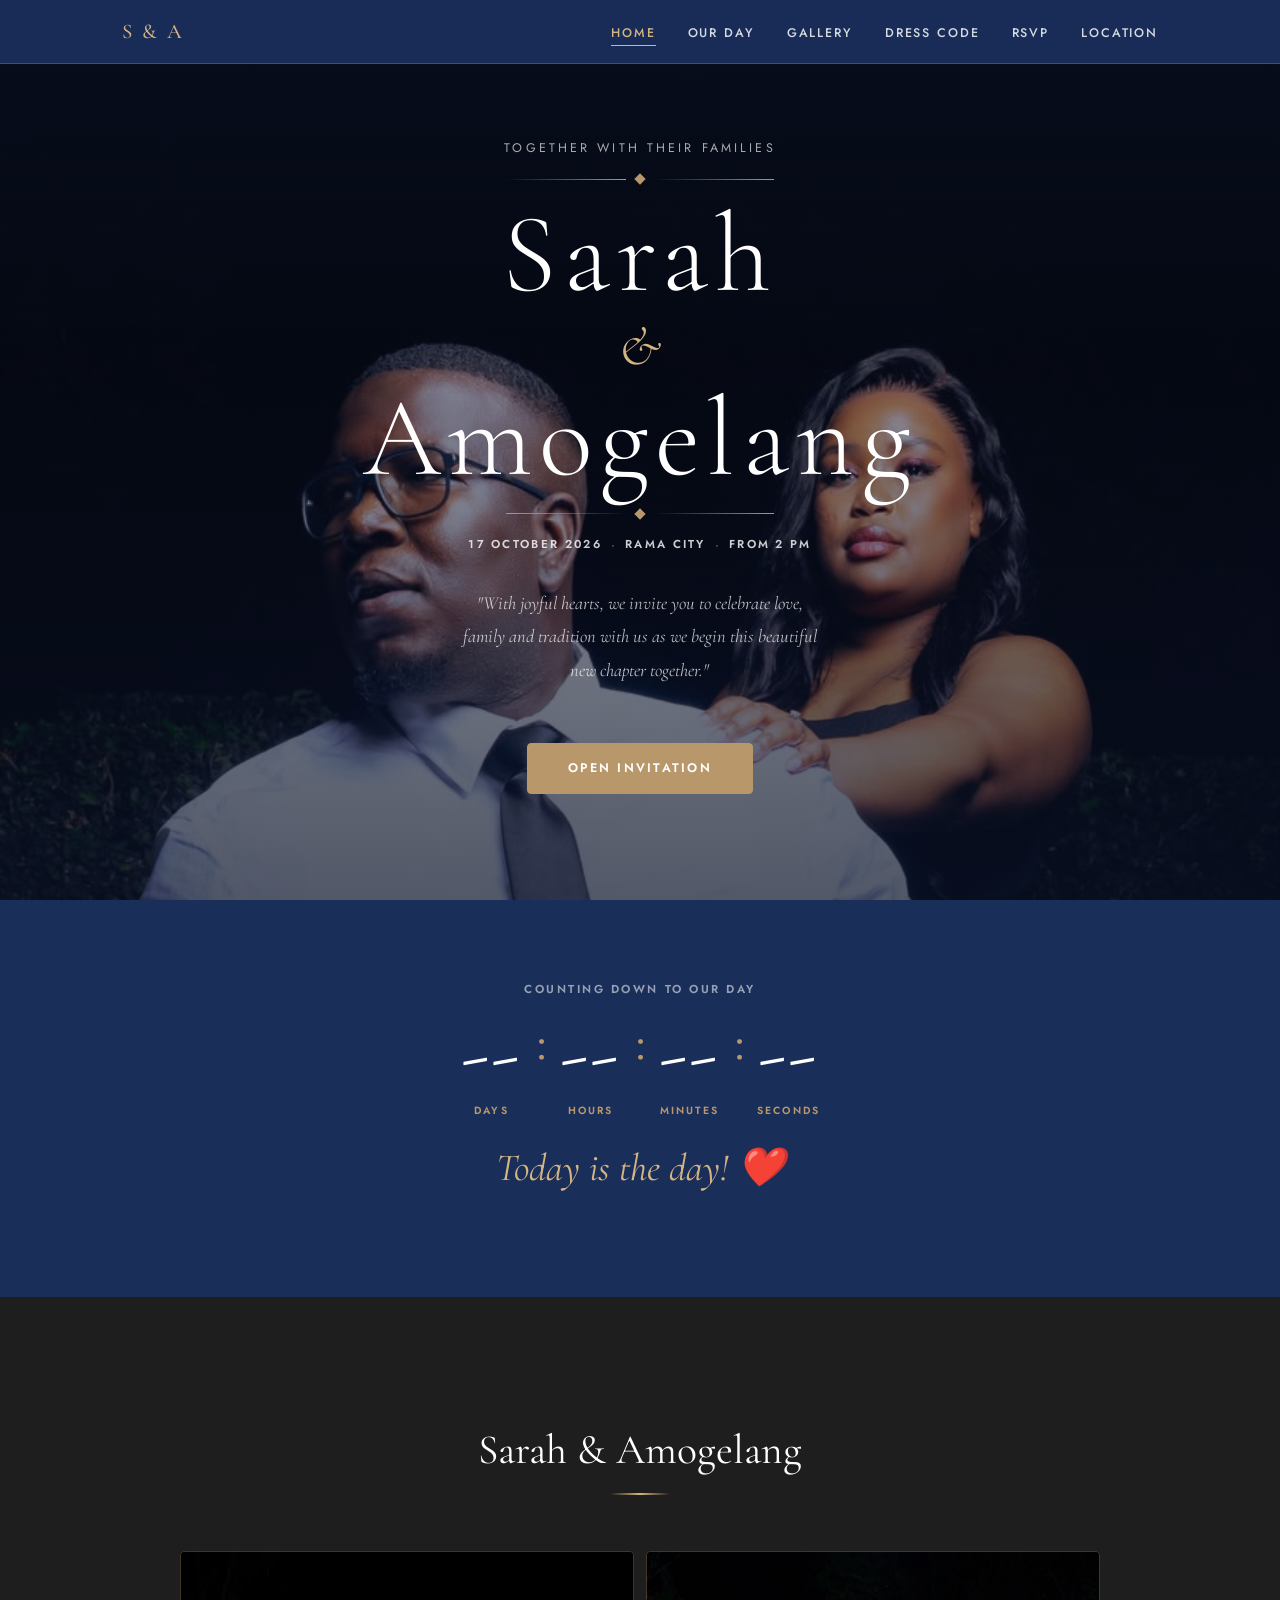
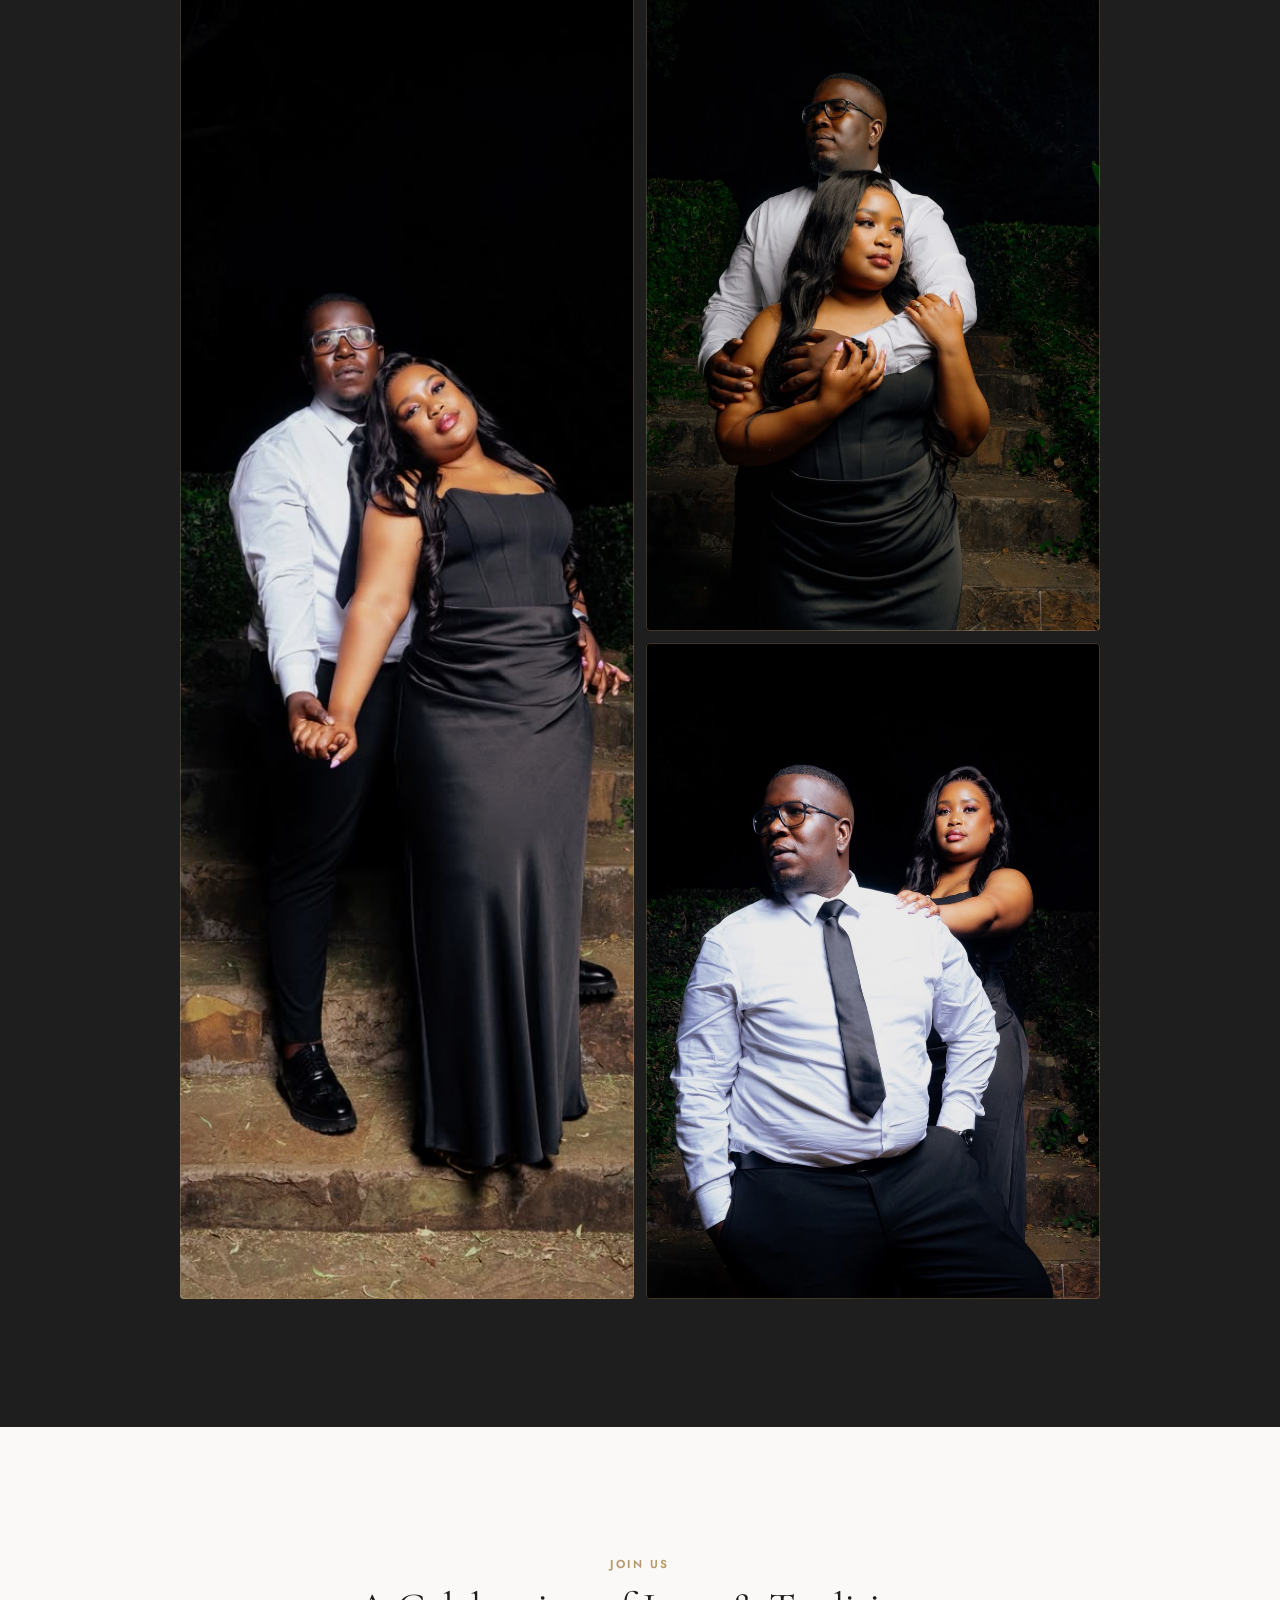
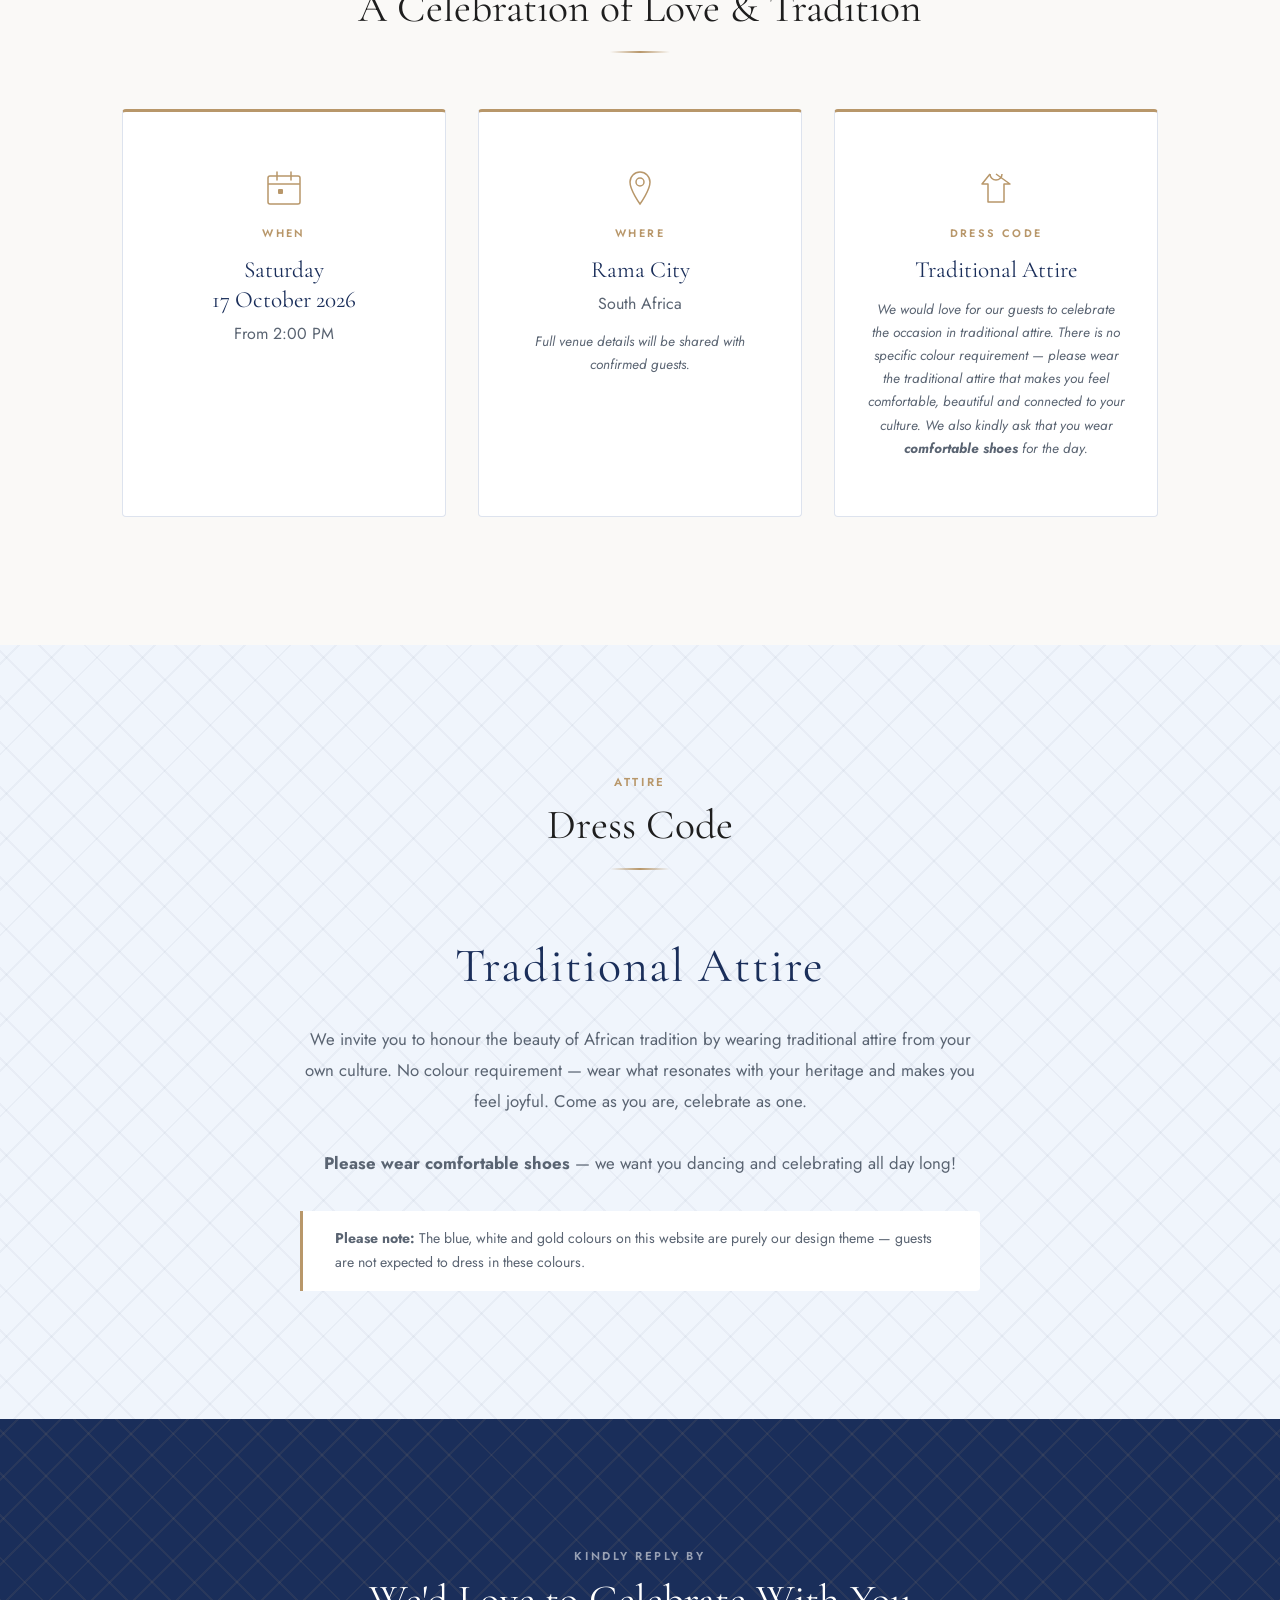
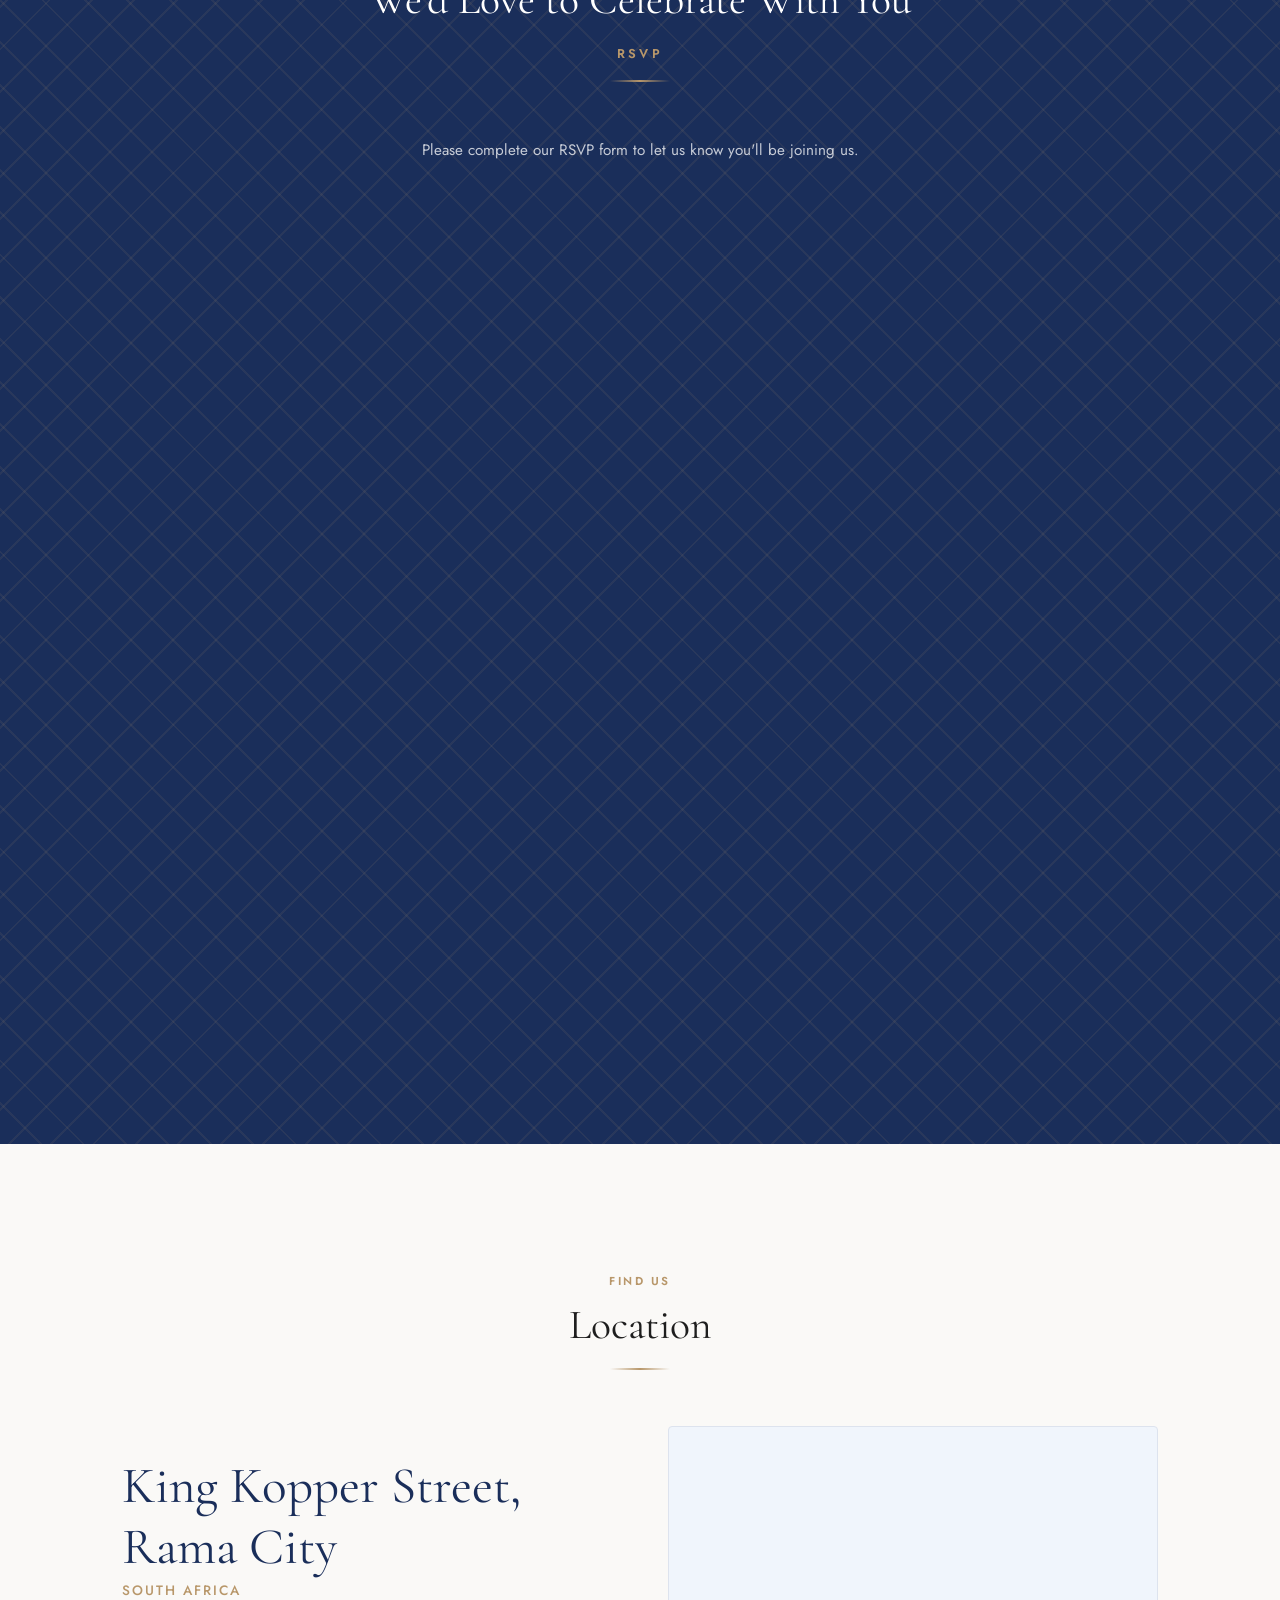
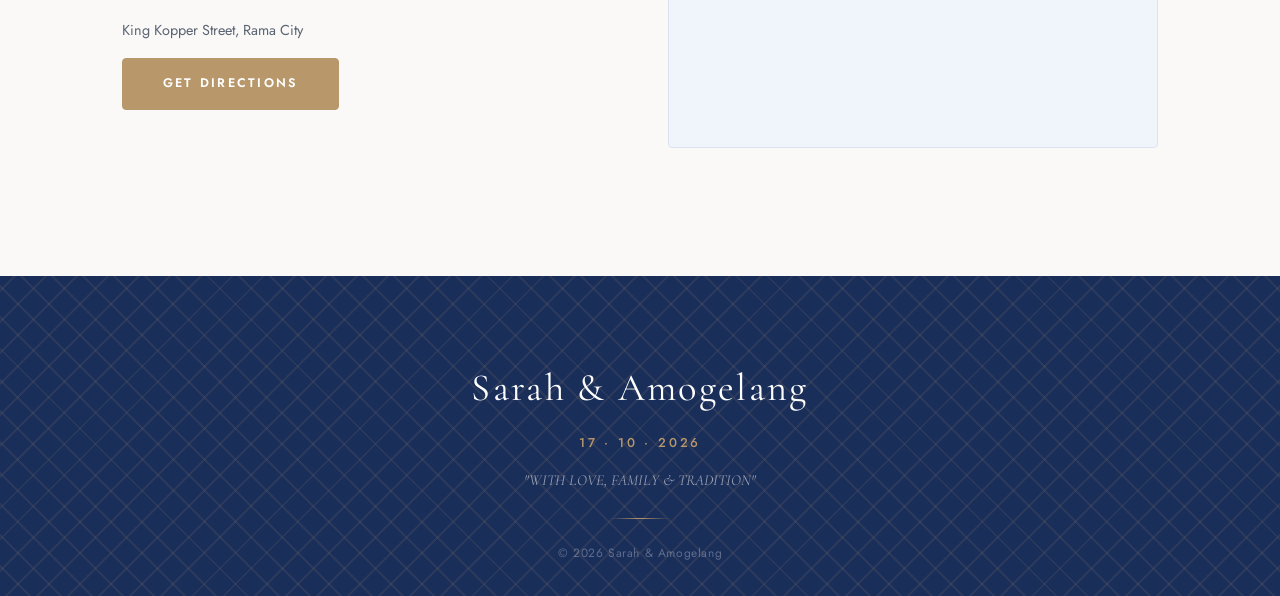
<file: index.html>
<!DOCTYPE html>
<html lang="en">
<head>
  <meta charset="UTF-8" />
  <meta name="viewport" content="width=device-width, initial-scale=1.0" />
  <meta name="description" content="You are warmly invited to the wedding of Sarah & Amogelang — 17 October 2026, Rama City, South Africa." />
  <title>Sarah &amp; Amogelang | 17 October 2026</title>

  <!-- Fonts -->
  <link rel="preconnect" href="https://fonts.googleapis.com" />
  <link rel="preconnect" href="https://fonts.gstatic.com" crossorigin />
  <link href="https://fonts.googleapis.com/css2?family=Cormorant+Garamond:ital,wght@0,300;0,400;0,500;0,600;1,300;1,400&family=Jost:wght@300;400;500;600&display=swap" rel="stylesheet" />

  <link rel="stylesheet" href="styles.css" />
</head>
<body>

  <!-- =========================================================
       NAVIGATION
  ========================================================== -->
  <header class="site-header" role="banner">
    <div class="nav-container">
      <a href="#hero" class="nav-brand" aria-label="Sarah &amp; Amogelang — Home">S &amp; A</a>

      <button class="nav-toggle" id="navToggle" aria-label="Toggle navigation menu" aria-expanded="false" aria-controls="navMenu">
        <span class="burger-line"></span>
        <span class="burger-line"></span>
        <span class="burger-line"></span>
      </button>

      <nav id="navMenu" class="nav-menu" role="navigation" aria-label="Main navigation">
        <ul class="nav-list">
          <li><a href="#hero"     class="nav-link">Home</a></li>
          <li><a href="#details"  class="nav-link">Our Day</a></li>
          <li><a href="#gallery"  class="nav-link">Gallery</a></li>
          <li><a href="#dresscode" class="nav-link">Dress Code</a></li>
          <li><a href="#rsvp"    class="nav-link">RSVP</a></li>
          <li><a href="#location" class="nav-link">Location</a></li>
        </ul>
      </nav>
    </div>
  </header>

  <!-- =========================================================
       HERO
  ========================================================== -->
  <section class="hero" id="hero" aria-label="Wedding invitation hero">
    <div class="hero-content">
      <p class="hero-prelude animate-fade-up">Together with their families</p>

      <div class="hero-divider hero-divider--top animate-fade-up" aria-hidden="true">
        <span class="divider-gem"></span>
      </div>

      <h1 class="hero-names animate-fade-up">
        <span class="hero-name">Sarah</span>
        <span class="hero-ampersand">&amp;</span>
        <span class="hero-name">Amogelang</span>
      </h1>

      <div class="hero-divider hero-divider--bottom animate-fade-up" aria-hidden="true">
        <span class="divider-gem"></span>
      </div>

      <div class="hero-date animate-fade-up" aria-label="Wedding date and location">
        <span class="hero-date-text">17 OCTOBER 2026</span>
        <span class="hero-date-sep" aria-hidden="true">·</span>
        <span class="hero-date-text">RAMA CITY</span>
        <span class="hero-date-sep" aria-hidden="true">·</span>
        <span class="hero-date-text">FROM 2 PM</span>
      </div>

      <p class="hero-quote animate-fade-up">
        "With joyful hearts, we invite you to celebrate love,<br class="hero-br" />
        family and tradition with us as we begin this beautiful<br class="hero-br" />
        new chapter together."
      </p>

      <a href="#details" class="btn btn--gold animate-fade-up" aria-label="Open invitation — scroll to wedding details">
        OPEN INVITATION
      </a>
    </div>
  </section>

  <!-- =========================================================
       COUNTDOWN
  ========================================================== -->
  <section class="countdown-section" id="countdown" aria-label="Countdown to the wedding">
    <div class="section-pattern" aria-hidden="true"></div>
    <div class="container">
      <p class="section-eyebrow">Counting down to our day</p>
      <div class="countdown" id="countdownTimer" role="timer" aria-live="polite" aria-label="Wedding countdown">
        <div class="countdown-unit">
          <span class="countdown-number" id="cd-days">--</span>
          <span class="countdown-label">Days</span>
        </div>
        <span class="countdown-colon" aria-hidden="true">:</span>
        <div class="countdown-unit">
          <span class="countdown-number" id="cd-hours">--</span>
          <span class="countdown-label">Hours</span>
        </div>
        <span class="countdown-colon" aria-hidden="true">:</span>
        <div class="countdown-unit">
          <span class="countdown-number" id="cd-minutes">--</span>
          <span class="countdown-label">Minutes</span>
        </div>
        <span class="countdown-colon" aria-hidden="true">:</span>
        <div class="countdown-unit">
          <span class="countdown-number" id="cd-seconds">--</span>
          <span class="countdown-label">Seconds</span>
        </div>
      </div>
      <p class="countdown-message" id="countdownMessage" hidden></p>
    </div>
  </section>

  <!-- =========================================================
       GALLERY
  ========================================================== -->
  <section class="gallery-section" id="gallery" aria-labelledby="gallery-heading">
    <div class="container">
      <div class="section-header animate-on-scroll">
        <h2 class="section-title" id="gallery-heading">Sarah &amp; Amogelang</h2>
        <div class="gold-rule" aria-hidden="true"></div>
      </div>
      <div class="gallery-grid">
        <figure class="gallery-item gallery-item--tall animate-on-scroll">
          <img src="images/couple-1.jpeg" alt="Sarah and Amogelang — elegant portrait on stone steps" loading="lazy" />
        </figure>
        <figure class="gallery-item animate-on-scroll">
          <img src="images/couple-2.jpeg" alt="Amogelang embracing Sarah from behind, a tender moment" loading="lazy" />
        </figure>
        <figure class="gallery-item animate-on-scroll">
          <img src="images/couple-3.jpeg" alt="Sarah and Amogelang holding hands on the garden steps" loading="lazy" />
        </figure>
      </div>
    </div>
  </section>

  <!-- =========================================================
       WEDDING DETAILS
  ========================================================== -->
  <section class="details-section" id="details" aria-labelledby="details-heading">
    <div class="container">
      <div class="section-header animate-on-scroll">
        <span class="section-eyebrow">Join us</span>
        <h2 class="section-title" id="details-heading">A Celebration of Love &amp; Tradition</h2>
        <div class="gold-rule" aria-hidden="true"></div>
      </div>

      <div class="details-grid">

        <!-- WHEN -->
        <article class="detail-card animate-on-scroll" aria-label="Wedding date and time">
          <div class="detail-card__icon" aria-hidden="true">
            <svg viewBox="0 0 40 40" fill="none" xmlns="http://www.w3.org/2000/svg">
              <rect x="4" y="8" width="32" height="28" rx="2" stroke="currentColor" stroke-width="1.5"/>
              <path d="M4 16h32" stroke="currentColor" stroke-width="1.5"/>
              <path d="M13 4v8M27 4v8" stroke="currentColor" stroke-width="1.5" stroke-linecap="round"/>
              <rect x="14" y="21" width="5" height="5" rx="1" fill="currentColor"/>
            </svg>
          </div>
          <h3 class="detail-card__label">When</h3>
          <p class="detail-card__primary">Saturday</p>
          <p class="detail-card__primary">17 October 2026</p>
          <p class="detail-card__secondary">From 2:00 PM</p>
        </article>

        <!-- WHERE -->
        <article class="detail-card animate-on-scroll" aria-label="Wedding location">
          <div class="detail-card__icon" aria-hidden="true">
            <svg viewBox="0 0 40 40" fill="none" xmlns="http://www.w3.org/2000/svg">
              <path d="M20 4C14.477 4 10 8.477 10 14c0 8.25 10 22 10 22s10-13.75 10-22c0-5.523-4.477-10-10-10z" stroke="currentColor" stroke-width="1.5"/>
              <circle cx="20" cy="14" r="4" stroke="currentColor" stroke-width="1.5"/>
            </svg>
          </div>
          <h3 class="detail-card__label">Where</h3>
          <p class="detail-card__primary">Rama City</p>
          <p class="detail-card__secondary">South Africa</p>
          <p class="detail-card__note">Full venue details will be shared with confirmed guests.</p>
        </article>

        <!-- DRESS CODE -->
        <article class="detail-card animate-on-scroll" aria-label="Dress code information">
          <div class="detail-card__icon" aria-hidden="true">
            <svg viewBox="0 0 40 40" fill="none" xmlns="http://www.w3.org/2000/svg">
              <path d="M14 6l-8 10h6v18h16V16h6L20 6" stroke="currentColor" stroke-width="1.5" stroke-linejoin="round"/>
              <path d="M14 6c0 3.314 2.686 6 6 6s6-2.686 6-6" stroke="currentColor" stroke-width="1.5"/>
            </svg>
          </div>
          <h3 class="detail-card__label">Dress Code</h3>
          <p class="detail-card__primary">Traditional Attire</p>
          <p class="detail-card__note">
            We would love for our guests to celebrate the occasion in traditional attire.
            There is no specific colour requirement — please wear the traditional attire
            that makes you feel comfortable, beautiful and connected to your culture.
            We also kindly ask that you wear <strong>comfortable shoes</strong> for the day.
          </p>
        </article>

      </div>
    </div>
  </section>

  <!-- =========================================================
       DRESS CODE CALLOUT
  ========================================================== -->
  <section class="dresscode-section" id="dresscode" aria-labelledby="dresscode-heading">
    <div class="section-pattern section-pattern--light" aria-hidden="true"></div>
    <div class="container">
      <div class="section-header animate-on-scroll">
        <span class="section-eyebrow">Attire</span>
        <h2 class="section-title" id="dresscode-heading">Dress Code</h2>
        <div class="gold-rule" aria-hidden="true"></div>
      </div>
      <div class="dresscode-content animate-on-scroll">
        <p class="dresscode-primary">Traditional Attire</p>
        <p class="dresscode-body">
          We invite you to honour the beauty of African tradition by wearing traditional attire from your own culture.
          No colour requirement — wear what resonates with your heritage and makes you feel joyful.
          Come as you are, celebrate as one.<br /><br />
          <strong>Please wear comfortable shoes</strong> — we want you dancing and celebrating all day long!
        </p>
        <div class="dresscode-note animate-on-scroll">
          <p><strong>Please note:</strong> The blue, white and gold colours on this website are purely our design theme — guests are not expected to dress in these colours.</p>
        </div>
      </div>
    </div>
  </section>

  <!-- =========================================================
       RSVP
  ========================================================== -->
  <section class="rsvp-section" id="rsvp" aria-labelledby="rsvp-heading">
    <div class="section-pattern section-pattern--dark" aria-hidden="true"></div>
    <div class="container">
      <div class="section-header animate-on-scroll">
        <span class="section-eyebrow">Kindly reply by</span>
        <h2 class="section-title" id="rsvp-heading">We'd Love to Celebrate With You</h2>
        <p class="section-subtitle">RSVP</p>
        <div class="gold-rule" aria-hidden="true"></div>
      </div>

      <!-- Google Forms Mode (hidden by default — activated via config.js) -->
      <div id="rsvpGoogleMode" class="rsvp-google-mode" hidden aria-label="Google Forms RSVP options">
        <p class="rsvp-google-intro animate-on-scroll">Please complete our RSVP form to let us know you'll be joining us.</p>
        <div id="rsvpEmbedContainer" class="rsvp-embed-container animate-on-scroll" hidden>
          <!-- Google Form iframe injected by JS when googleFormEmbedUrl is set -->
        </div>
        <p class="rsvp-scroll-hint">↓ Scroll down to see location</p>
        <div id="rsvpLinkContainer" class="rsvp-link-container animate-on-scroll" hidden>
          <!-- External link button injected by JS when googleFormUrl is set -->
        </div>
      </div>

      <!-- Demo Form Mode (shown by default) -->
      <div id="rsvpDemoMode" class="rsvp-form-wrapper animate-on-scroll">
        <form id="rsvpForm" class="rsvp-form" novalidate aria-label="RSVP form">

          <fieldset class="form-fieldset">
            <legend class="form-legend">Guest Information</legend>

            <div class="form-group">
              <label class="form-label" for="guestName">Full Name <span class="required" aria-label="required">*</span></label>
              <input class="form-input" type="text" id="guestName" name="guestName" autocomplete="name" required aria-required="true" placeholder="Your full name" />
              <span class="form-error" id="guestNameError" role="alert" aria-live="polite"></span>
            </div>

            <div class="form-group">
              <label class="form-label" for="guestPhone">Phone Number <span class="required" aria-label="required">*</span></label>
              <input class="form-input" type="tel" id="guestPhone" name="guestPhone" autocomplete="tel" required aria-required="true" placeholder="+27 xx xxx xxxx" />
              <span class="form-error" id="guestPhoneError" role="alert" aria-live="polite"></span>
            </div>
          </fieldset>

          <fieldset class="form-fieldset">
            <legend class="form-legend">Attendance</legend>

            <div class="form-group">
              <p class="form-label" id="attendanceLabel">Will you be joining us? <span class="required" aria-label="required">*</span></p>
              <div class="radio-group" role="radiogroup" aria-labelledby="attendanceLabel">
                <label class="radio-option">
                  <input type="radio" name="attendance" value="yes" required aria-required="true" />
                  <span class="radio-custom" aria-hidden="true"></span>
                  <span class="radio-text">Yes, I'll be there</span>
                </label>
                <label class="radio-option">
                  <input type="radio" name="attendance" value="no" />
                  <span class="radio-custom" aria-hidden="true"></span>
                  <span class="radio-text">Sadly, I won't be able to attend</span>
                </label>
              </div>
              <span class="form-error" id="attendanceError" role="alert" aria-live="polite"></span>
            </div>
          </fieldset>

          <fieldset class="form-fieldset" id="attendingFields">
            <legend class="form-legend">Your Group</legend>

            <div class="form-group">
              <label class="form-label" for="guestCount">Number of Guests</label>
              <select class="form-input form-select" id="guestCount" name="guestCount" aria-label="Number of guests attending">
                <option value="1" selected>1 (just me)</option>
                <option value="2">2</option>
                <option value="3">3</option>
                <option value="4">4</option>
                <option value="5+">5+</option>
              </select>
            </div>

            
          </fieldset>

          

          <fieldset class="form-fieldset">
            <legend class="form-legend">A Little Extra</legend>

            <div class="form-group">
              <label class="form-label" for="message">Message to the Couple <span class="optional">(optional)</span></label>
              <textarea class="form-input form-textarea" id="message" name="message" rows="4" placeholder="Share your love and well wishes…" aria-label="Optional message to the couple"></textarea>
            </div>

            <div class="form-group">
              <label class="form-label" for="songRequest">Song Request <span class="optional">(optional)</span></label>
              <input class="form-input" type="text" id="songRequest" name="songRequest" placeholder="Request a song for the dancefloor!" />
            </div>
          </fieldset>

          <div class="form-actions">
            <button type="submit" class="btn btn--gold btn--full" id="rsvpSubmitBtn">SUBMIT RSVP</button>
          </div>

        </form>

        <!-- Success message -->
        <div class="rsvp-success" id="rsvpSuccess" hidden role="alert" aria-live="assertive">
          <div class="rsvp-success__icon" aria-hidden="true">♥</div>
          <h3 class="rsvp-success__title">Thank You!</h3>
          <p class="rsvp-success__body" id="rsvpSuccessMsg"></p>
          <button class="btn btn--outline" id="rsvpResetBtn">Submit Another Response</button>
        </div>
      </div>

    </div>
  </section>

  <!-- =========================================================
       LOCATION
  ========================================================== -->
  <section class="location-section" id="location" aria-labelledby="location-heading">
    <div class="container">
      <div class="section-header animate-on-scroll">
        <span class="section-eyebrow">Find us</span>
        <h2 class="section-title" id="location-heading">Location</h2>
        <div class="gold-rule" aria-hidden="true"></div>
      </div>

      <div class="location-content animate-on-scroll">
        <div class="location-info">
          <p class="location-city">King Kopper Street, Rama City</p>
          <p class="location-province">South Africa</p>
          <div id="venueDetails" class="venue-details" hidden>
            <p class="venue-name" id="venueName"></p>
            <p class="venue-address" id="venueAddress"></p>
          </div>
          <p class="location-note" id="locationNote">
            The exact venue will be confirmed and shared with all guests who have RSVPed.
          </p>
          <a class="btn btn--gold" id="directionsBtn" href="#" aria-label="Get directions to the venue" aria-disabled="true">
            GET DIRECTIONS
          </a>
        </div>

        <div class="location-map" id="mapContainer" aria-label="Map showing the wedding venue in Rama City">
        </div>
      </div>
    </div>
  </section>

  <!-- =========================================================
       FOOTER
  ========================================================== -->
  <footer class="site-footer" role="contentinfo">
    <div class="footer-pattern" aria-hidden="true"></div>
    <div class="container footer-inner">
      <div class="footer-names">Sarah &amp; Amogelang</div>
      <div class="footer-date">17 · 10 · 2026</div>
      <div class="footer-tagline">"WITH LOVE, FAMILY &amp; TRADITION"</div>
      <div class="footer-divider" aria-hidden="true"></div>
      <p class="footer-copy">&copy; 2026 Sarah &amp; Amogelang</p>
    </div>
  </footer>

  <!-- Scripts -->
  <script src="config.js"></script>
  <script src="app.js"></script>
</body>
</html>
</file>
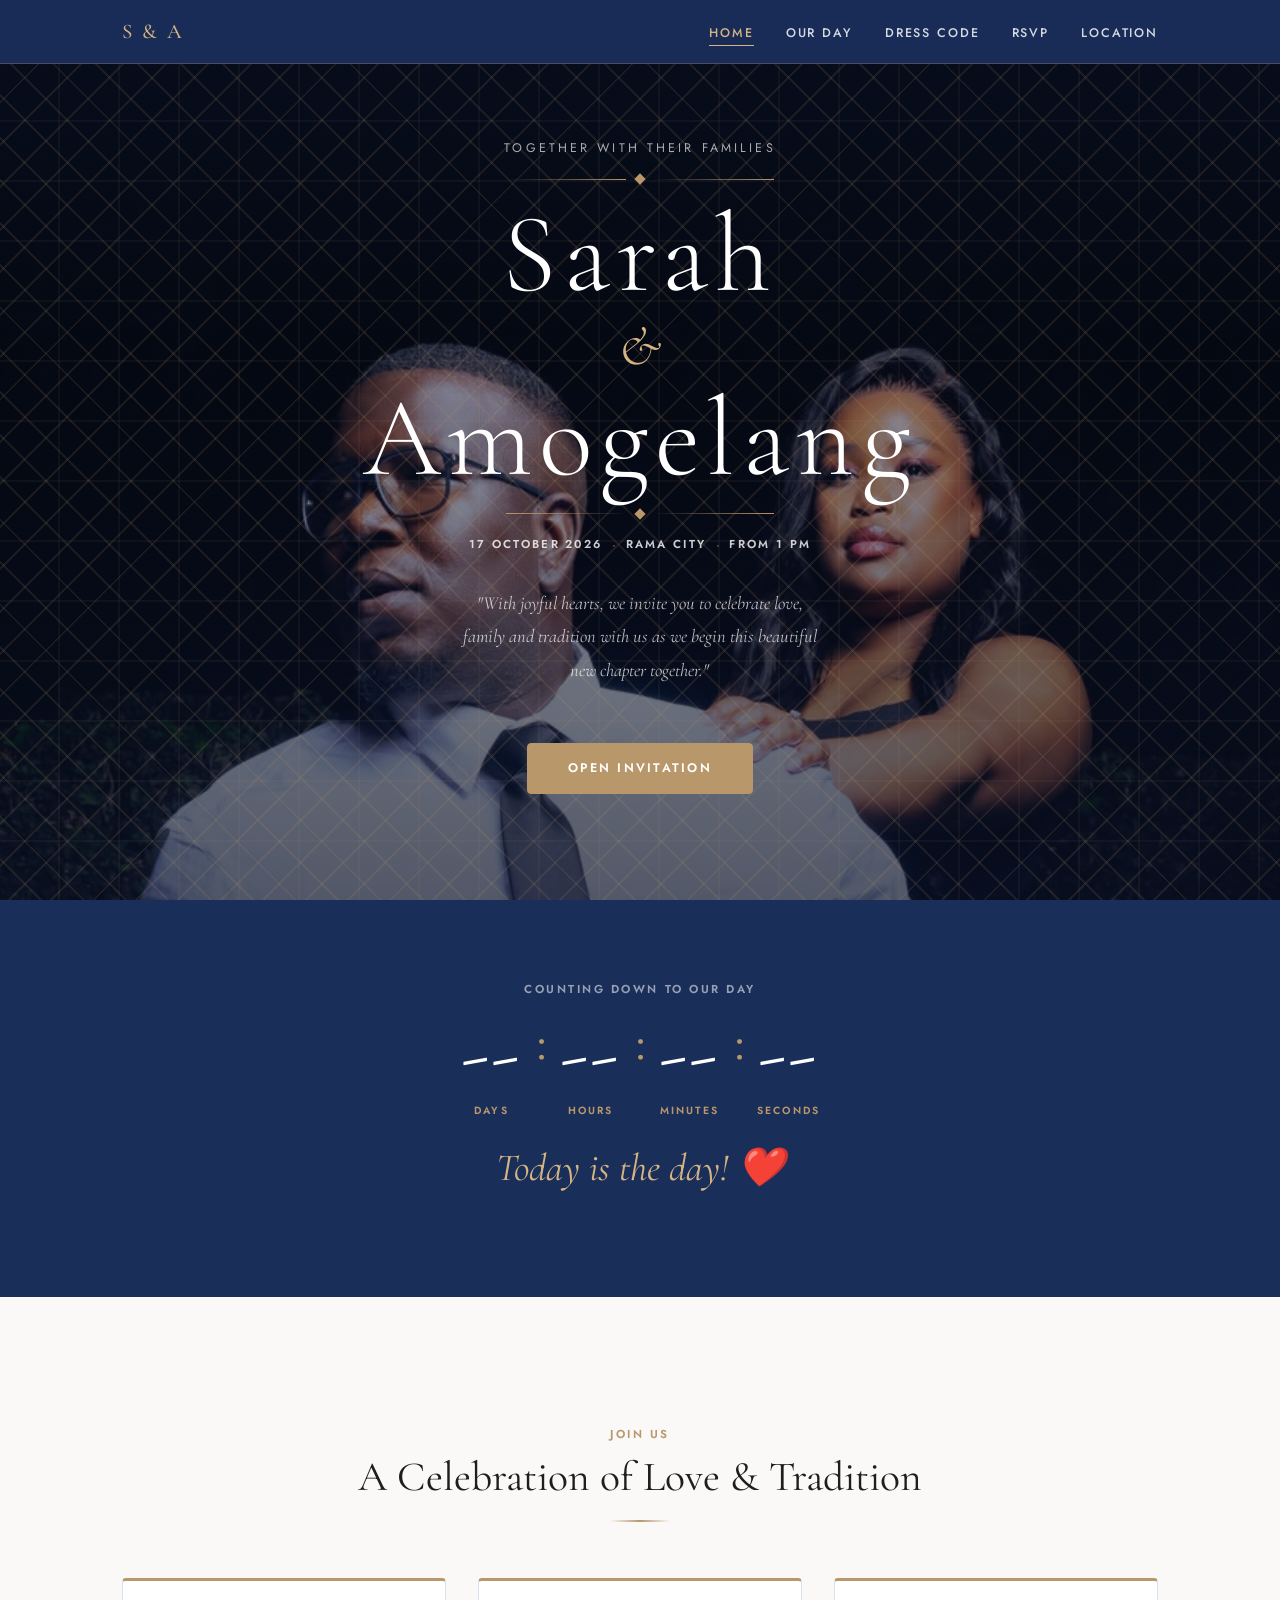
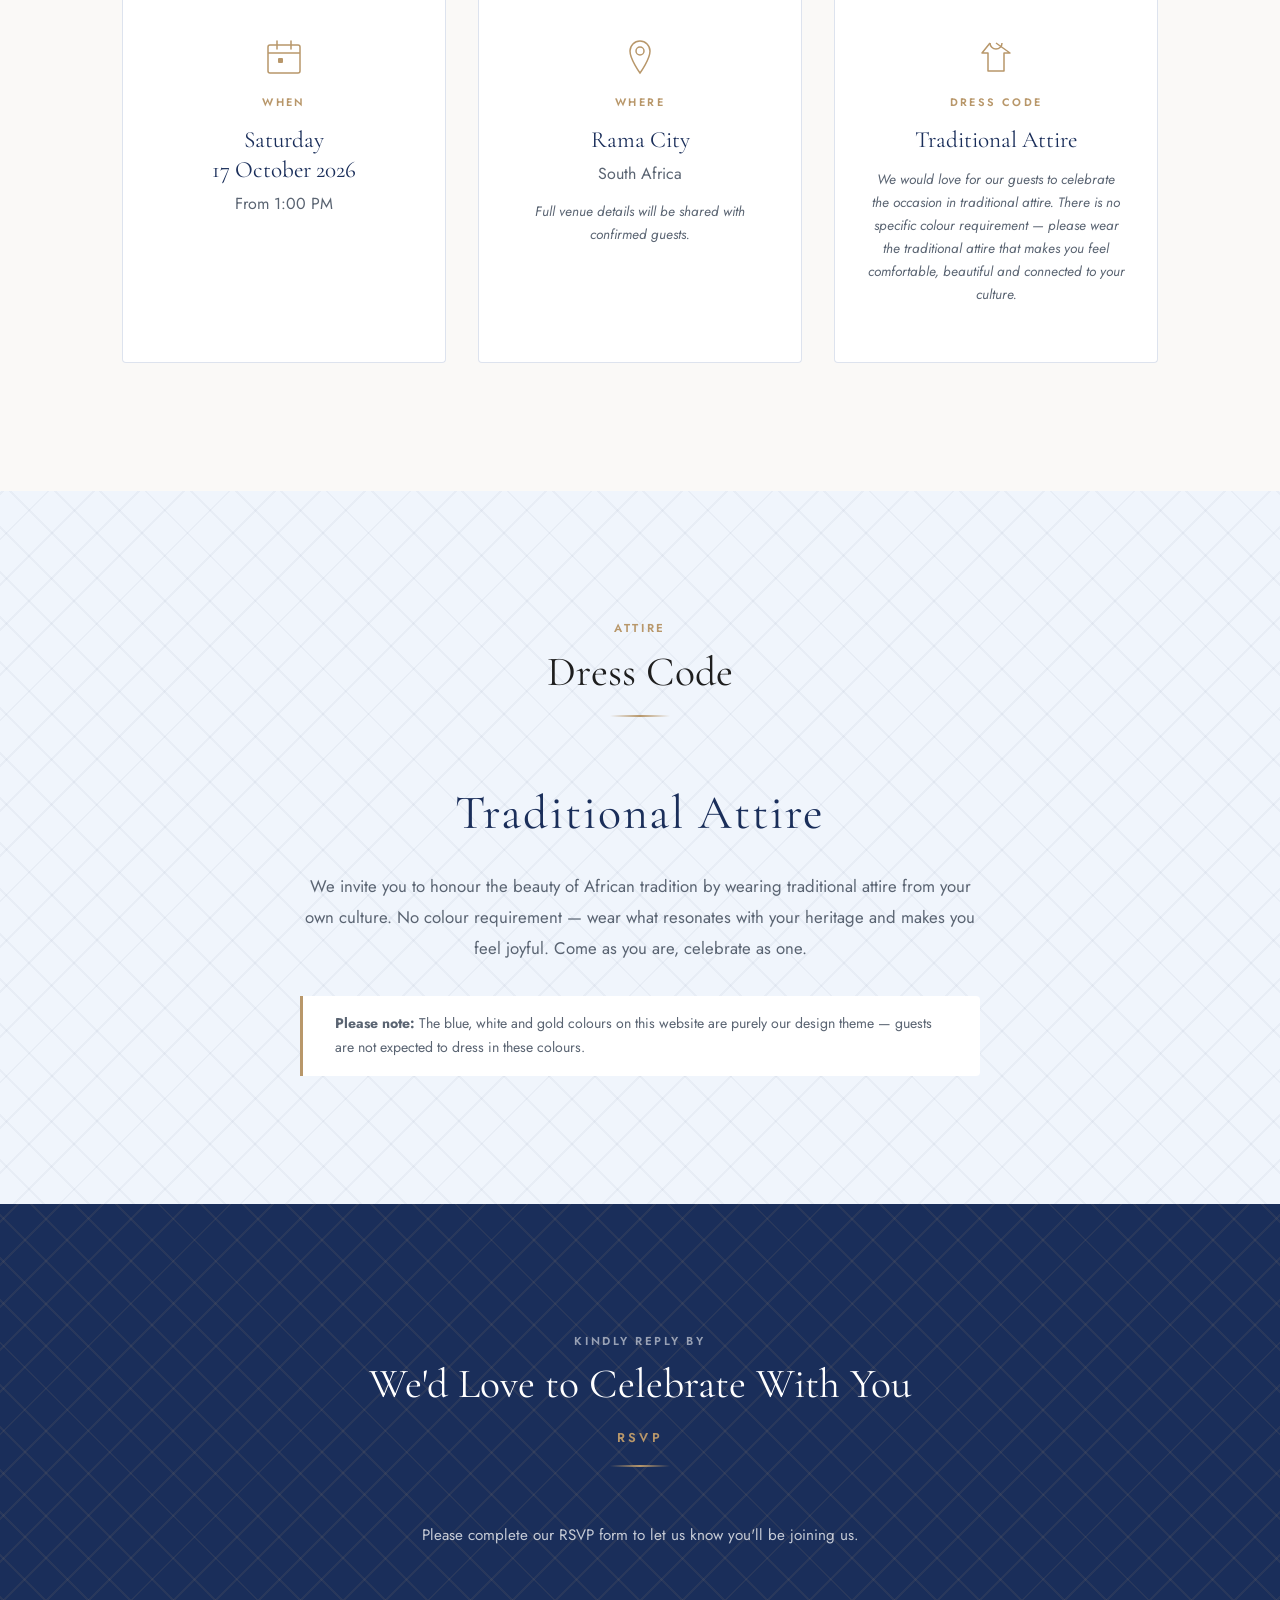
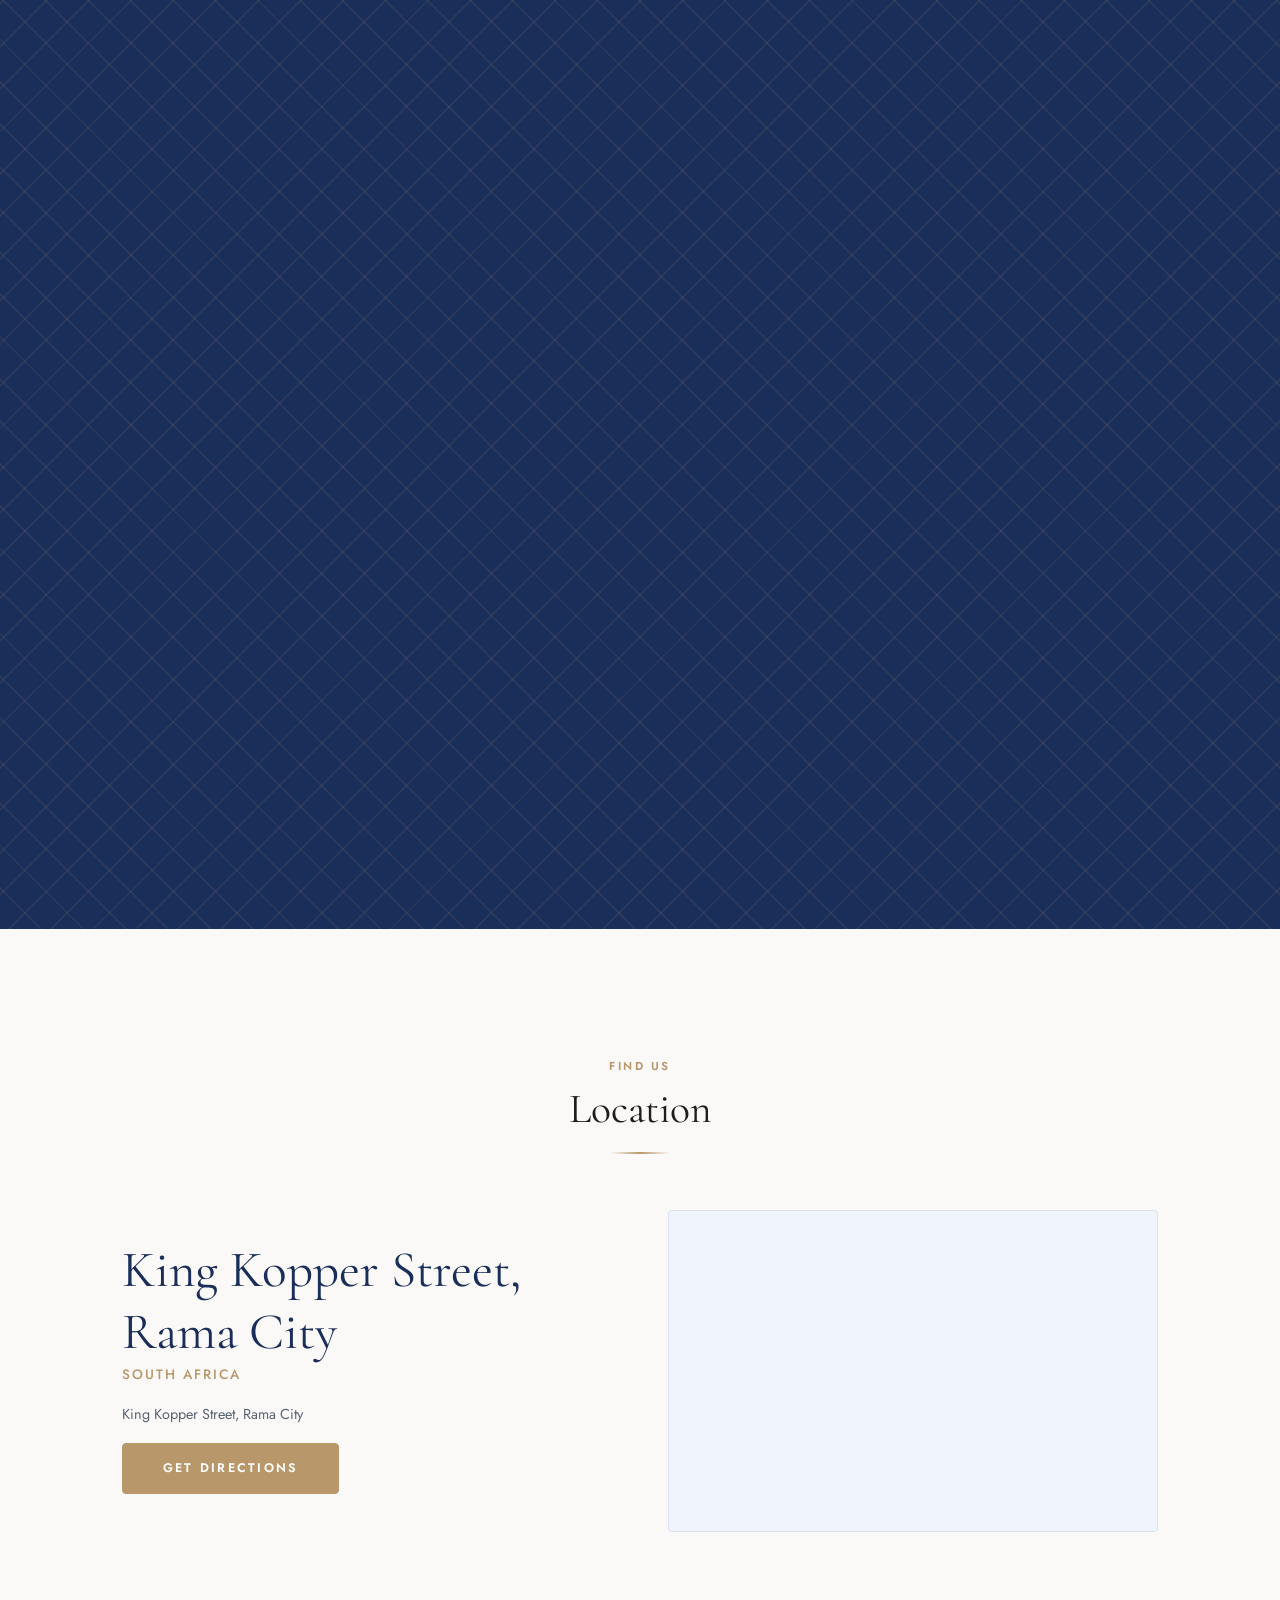
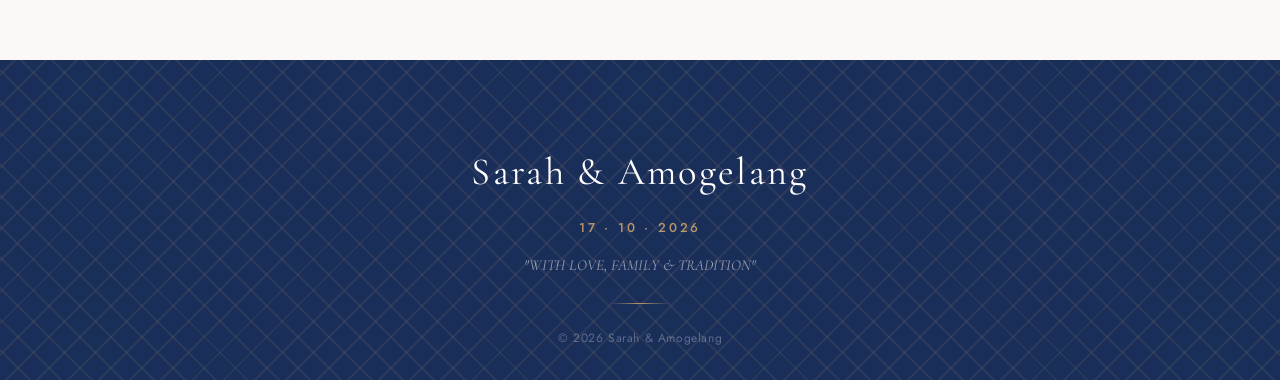
<file: wedding.html>
<!DOCTYPE html>
<html lang="en">
<head>
  <meta charset="UTF-8" />
  <meta name="viewport" content="width=device-width, initial-scale=1.0" />
  <meta name="description" content="You are warmly invited to the wedding of Sarah & Amogelang — 17 October 2026, Rama City, South Africa." />
  <title>Sarah &amp; Amogelang | 17 October 2026</title>

  <!-- Fonts -->
  <link rel="preconnect" href="https://fonts.googleapis.com" />
  <link rel="preconnect" href="https://fonts.gstatic.com" crossorigin />
  <link href="https://fonts.googleapis.com/css2?family=Cormorant+Garamond:ital,wght@0,300;0,400;0,500;0,600;1,300;1,400&family=Jost:wght@300;400;500;600&display=swap" rel="stylesheet" />

  <link rel="stylesheet" href="styles.css" />
</head>
<body>

  <!-- =========================================================
       NAVIGATION
  ========================================================== -->
  <header class="site-header" role="banner">
    <div class="nav-container">
      <a href="#hero" class="nav-brand" aria-label="Sarah &amp; Amogelang — Home">S &amp; A</a>

      <button class="nav-toggle" id="navToggle" aria-label="Toggle navigation menu" aria-expanded="false" aria-controls="navMenu">
        <span class="burger-line"></span>
        <span class="burger-line"></span>
        <span class="burger-line"></span>
      </button>

      <nav id="navMenu" class="nav-menu" role="navigation" aria-label="Main navigation">
        <ul class="nav-list">
          <li><a href="#hero"     class="nav-link">Home</a></li>
          <li><a href="#details"  class="nav-link">Our Day</a></li>
          <li><a href="#dresscode" class="nav-link">Dress Code</a></li>
          <li><a href="#rsvp"    class="nav-link">RSVP</a></li>
          <li><a href="#location" class="nav-link">Location</a></li>
        </ul>
      </nav>
    </div>
  </header>

  <!-- =========================================================
       HERO
  ========================================================== -->
  <section class="hero" id="hero" aria-label="Wedding invitation hero">
    <div class="hero-pattern" aria-hidden="true"></div>

    <div class="hero-content">
      <p class="hero-prelude animate-fade-up">Together with their families</p>

      <div class="hero-divider hero-divider--top animate-fade-up" aria-hidden="true">
        <span class="divider-gem"></span>
      </div>

      <h1 class="hero-names animate-fade-up">
        <span class="hero-name">Sarah</span>
        <span class="hero-ampersand">&amp;</span>
        <span class="hero-name">Amogelang</span>
      </h1>

      <div class="hero-divider hero-divider--bottom animate-fade-up" aria-hidden="true">
        <span class="divider-gem"></span>
      </div>

      <div class="hero-date animate-fade-up" aria-label="Wedding date and location">
        <span class="hero-date-text">17 OCTOBER 2026</span>
        <span class="hero-date-sep" aria-hidden="true">·</span>
        <span class="hero-date-text">RAMA CITY</span>
        <span class="hero-date-sep" aria-hidden="true">·</span>
        <span class="hero-date-text">FROM 1 PM</span>
      </div>

      <p class="hero-quote animate-fade-up">
        "With joyful hearts, we invite you to celebrate love,<br class="hero-br" />
        family and tradition with us as we begin this beautiful<br class="hero-br" />
        new chapter together."
      </p>

      <a href="#details" class="btn btn--gold animate-fade-up" aria-label="Open invitation — scroll to wedding details">
        OPEN INVITATION
      </a>
    </div>
  </section>

  <!-- =========================================================
       COUNTDOWN
  ========================================================== -->
  <section class="countdown-section" id="countdown" aria-label="Countdown to the wedding">
    <div class="section-pattern" aria-hidden="true"></div>
    <div class="container">
      <p class="section-eyebrow">Counting down to our day</p>
      <div class="countdown" id="countdownTimer" role="timer" aria-live="polite" aria-label="Wedding countdown">
        <div class="countdown-unit">
          <span class="countdown-number" id="cd-days">--</span>
          <span class="countdown-label">Days</span>
        </div>
        <span class="countdown-colon" aria-hidden="true">:</span>
        <div class="countdown-unit">
          <span class="countdown-number" id="cd-hours">--</span>
          <span class="countdown-label">Hours</span>
        </div>
        <span class="countdown-colon" aria-hidden="true">:</span>
        <div class="countdown-unit">
          <span class="countdown-number" id="cd-minutes">--</span>
          <span class="countdown-label">Minutes</span>
        </div>
        <span class="countdown-colon" aria-hidden="true">:</span>
        <div class="countdown-unit">
          <span class="countdown-number" id="cd-seconds">--</span>
          <span class="countdown-label">Seconds</span>
        </div>
      </div>
      <p class="countdown-message" id="countdownMessage" hidden></p>
    </div>
  </section>

  <!-- =========================================================
       WEDDING DETAILS
  ========================================================== -->
  <section class="details-section" id="details" aria-labelledby="details-heading">
    <div class="container">
      <div class="section-header animate-on-scroll">
        <span class="section-eyebrow">Join us</span>
        <h2 class="section-title" id="details-heading">A Celebration of Love &amp; Tradition</h2>
        <div class="gold-rule" aria-hidden="true"></div>
      </div>

      <div class="details-grid">

        <!-- WHEN -->
        <article class="detail-card animate-on-scroll" aria-label="Wedding date and time">
          <div class="detail-card__icon" aria-hidden="true">
            <svg viewBox="0 0 40 40" fill="none" xmlns="http://www.w3.org/2000/svg">
              <rect x="4" y="8" width="32" height="28" rx="2" stroke="currentColor" stroke-width="1.5"/>
              <path d="M4 16h32" stroke="currentColor" stroke-width="1.5"/>
              <path d="M13 4v8M27 4v8" stroke="currentColor" stroke-width="1.5" stroke-linecap="round"/>
              <rect x="14" y="21" width="5" height="5" rx="1" fill="currentColor"/>
            </svg>
          </div>
          <h3 class="detail-card__label">When</h3>
          <p class="detail-card__primary">Saturday</p>
          <p class="detail-card__primary">17 October 2026</p>
          <p class="detail-card__secondary">From 1:00 PM</p>
        </article>

        <!-- WHERE -->
        <article class="detail-card animate-on-scroll" aria-label="Wedding location">
          <div class="detail-card__icon" aria-hidden="true">
            <svg viewBox="0 0 40 40" fill="none" xmlns="http://www.w3.org/2000/svg">
              <path d="M20 4C14.477 4 10 8.477 10 14c0 8.25 10 22 10 22s10-13.75 10-22c0-5.523-4.477-10-10-10z" stroke="currentColor" stroke-width="1.5"/>
              <circle cx="20" cy="14" r="4" stroke="currentColor" stroke-width="1.5"/>
            </svg>
          </div>
          <h3 class="detail-card__label">Where</h3>
          <p class="detail-card__primary">Rama City</p>
          <p class="detail-card__secondary">South Africa</p>
          <p class="detail-card__note">Full venue details will be shared with confirmed guests.</p>
        </article>

        <!-- DRESS CODE -->
        <article class="detail-card animate-on-scroll" aria-label="Dress code information">
          <div class="detail-card__icon" aria-hidden="true">
            <svg viewBox="0 0 40 40" fill="none" xmlns="http://www.w3.org/2000/svg">
              <path d="M14 6l-8 10h6v18h16V16h6L20 6" stroke="currentColor" stroke-width="1.5" stroke-linejoin="round"/>
              <path d="M14 6c0 3.314 2.686 6 6 6s6-2.686 6-6" stroke="currentColor" stroke-width="1.5"/>
            </svg>
          </div>
          <h3 class="detail-card__label">Dress Code</h3>
          <p class="detail-card__primary">Traditional Attire</p>
          <p class="detail-card__note">
            We would love for our guests to celebrate the occasion in traditional attire.
            There is no specific colour requirement — please wear the traditional attire
            that makes you feel comfortable, beautiful and connected to your culture.
          </p>
        </article>

      </div>
    </div>
  </section>

  <!-- =========================================================
       DRESS CODE CALLOUT
  ========================================================== -->
  <section class="dresscode-section" id="dresscode" aria-labelledby="dresscode-heading">
    <div class="section-pattern section-pattern--light" aria-hidden="true"></div>
    <div class="container">
      <div class="section-header animate-on-scroll">
        <span class="section-eyebrow">Attire</span>
        <h2 class="section-title" id="dresscode-heading">Dress Code</h2>
        <div class="gold-rule" aria-hidden="true"></div>
      </div>
      <div class="dresscode-content animate-on-scroll">
        <p class="dresscode-primary">Traditional Attire</p>
        <p class="dresscode-body">
          We invite you to honour the beauty of African tradition by wearing traditional attire from your own culture.
          No colour requirement — wear what resonates with your heritage and makes you feel joyful.
          Come as you are, celebrate as one.
        </p>
        <div class="dresscode-note animate-on-scroll">
          <p><strong>Please note:</strong> The blue, white and gold colours on this website are purely our design theme — guests are not expected to dress in these colours.</p>
        </div>
      </div>
    </div>
  </section>

  <!-- =========================================================
       RSVP
  ========================================================== -->
  <section class="rsvp-section" id="rsvp" aria-labelledby="rsvp-heading">
    <div class="section-pattern section-pattern--dark" aria-hidden="true"></div>
    <div class="container">
      <div class="section-header animate-on-scroll">
        <span class="section-eyebrow">Kindly reply by</span>
        <h2 class="section-title" id="rsvp-heading">We'd Love to Celebrate With You</h2>
        <p class="section-subtitle">RSVP</p>
        <div class="gold-rule" aria-hidden="true"></div>
      </div>

      <!-- Google Forms Mode (hidden by default — activated via config.js) -->
      <div id="rsvpGoogleMode" class="rsvp-google-mode" hidden aria-label="Google Forms RSVP options">
        <p class="rsvp-google-intro animate-on-scroll">Please complete our RSVP form to let us know you'll be joining us.</p>
        <div id="rsvpEmbedContainer" class="rsvp-embed-container animate-on-scroll" hidden>
          <!-- Google Form iframe injected by JS when googleFormEmbedUrl is set -->
        </div>
        <div id="rsvpLinkContainer" class="rsvp-link-container animate-on-scroll" hidden>
          <!-- External link button injected by JS when googleFormUrl is set -->
        </div>
      </div>

      <!-- Demo Form Mode (shown by default) -->
      <div id="rsvpDemoMode" class="rsvp-form-wrapper animate-on-scroll">
        <form id="rsvpForm" class="rsvp-form" novalidate aria-label="RSVP form">

          <fieldset class="form-fieldset">
            <legend class="form-legend">Guest Information</legend>

            <div class="form-group">
              <label class="form-label" for="guestName">Full Name <span class="required" aria-label="required">*</span></label>
              <input class="form-input" type="text" id="guestName" name="guestName" autocomplete="name" required aria-required="true" placeholder="Your full name" />
              <span class="form-error" id="guestNameError" role="alert" aria-live="polite"></span>
            </div>

            <div class="form-group">
              <label class="form-label" for="guestPhone">Phone Number <span class="required" aria-label="required">*</span></label>
              <input class="form-input" type="tel" id="guestPhone" name="guestPhone" autocomplete="tel" required aria-required="true" placeholder="+27 xx xxx xxxx" />
              <span class="form-error" id="guestPhoneError" role="alert" aria-live="polite"></span>
            </div>
          </fieldset>

          <fieldset class="form-fieldset">
            <legend class="form-legend">Attendance</legend>

            <div class="form-group">
              <p class="form-label" id="attendanceLabel">Will you be joining us? <span class="required" aria-label="required">*</span></p>
              <div class="radio-group" role="radiogroup" aria-labelledby="attendanceLabel">
                <label class="radio-option">
                  <input type="radio" name="attendance" value="yes" required aria-required="true" />
                  <span class="radio-custom" aria-hidden="true"></span>
                  <span class="radio-text">Yes, I'll be there</span>
                </label>
                <label class="radio-option">
                  <input type="radio" name="attendance" value="no" />
                  <span class="radio-custom" aria-hidden="true"></span>
                  <span class="radio-text">Sadly, I won't be able to attend</span>
                </label>
              </div>
              <span class="form-error" id="attendanceError" role="alert" aria-live="polite"></span>
            </div>
          </fieldset>

          <fieldset class="form-fieldset" id="attendingFields">
            <legend class="form-legend">Your Group</legend>

            <div class="form-group">
              <label class="form-label" for="guestCount">Number of Guests</label>
              <select class="form-input form-select" id="guestCount" name="guestCount" aria-label="Number of guests attending">
                <option value="1" selected>1 (just me)</option>
                <option value="2">2</option>
                <option value="3">3</option>
                <option value="4">4</option>
                <option value="5+">5+</option>
              </select>
            </div>

            
          </fieldset>

                                                                                                  

          <fieldset class="form-fieldset">
            <legend class="form-legend">A Little Extra</legend>

            <div class="form-group">
              <label class="form-label" for="message">Message to the Couple <span class="optional">(optional)</span></label>
              <textarea class="form-input form-textarea" id="message" name="message" rows="4" placeholder="Share your love and well wishes…" aria-label="Optional message to the couple"></textarea>
            </div>

            <div class="form-group">
              <label class="form-label" for="songRequest">Song Request <span class="optional">(optional)</span></label>
              <input class="form-input" type="text" id="songRequest" name="songRequest" placeholder="Request a song for the dancefloor!" />
            </div>
          </fieldset>

          <div class="form-actions">
            <button type="submit" class="btn btn--gold btn--full" id="rsvpSubmitBtn">SUBMIT RSVP</button>
          </div>

        </form>

        <!-- Success message -->
        <div class="rsvp-success" id="rsvpSuccess" hidden role="alert" aria-live="assertive">
          <div class="rsvp-success__icon" aria-hidden="true">♥</div>
          <h3 class="rsvp-success__title">Thank You!</h3>
          <p class="rsvp-success__body" id="rsvpSuccessMsg"></p>
          <button class="btn btn--outline" id="rsvpResetBtn">Submit Another Response</button>
        </div>
      </div>

    </div>
  </section>

  <!-- =========================================================
       LOCATION
  ========================================================== -->
  <section class="location-section" id="location" aria-labelledby="location-heading">
    <div class="container">
      <div class="section-header animate-on-scroll">
        <span class="section-eyebrow">Find us</span>
        <h2 class="section-title" id="location-heading">Location</h2>
        <div class="gold-rule" aria-hidden="true"></div>
      </div>

      <div class="location-content animate-on-scroll">
        <div class="location-info">
          <p class="location-city">King Kopper Street, Rama City</p>
          <p class="location-province">South Africa</p>
          <div id="venueDetails" class="venue-details" hidden>
            <p class="venue-name" id="venueName"></p>
            <p class="venue-address" id="venueAddress"></p>
          </div>
          <p class="location-note" id="locationNote">
            The exact venue will be confirmed and shared with all guests who have RSVPed.
          </p>
          <a class="btn btn--gold" id="directionsBtn" href="#" aria-label="Get directions to the venue" aria-disabled="true">
            GET DIRECTIONS
          </a>
        </div>

        <div class="location-map" id="mapContainer" aria-label="Map area — directions will be available once the venue is confirmed">
          <div class="map-placeholder" aria-hidden="true">
            <svg viewBox="0 0 80 80" fill="none" xmlns="http://www.w3.org/2000/svg" aria-hidden="true">
              <path d="M40 8C27.85 8 18 17.85 18 30c0 16.5 22 42 22 42s22-25.5 22-42C62 17.85 52.15 8 40 8z" stroke="currentColor" stroke-width="2" fill="none"/>
              <circle cx="40" cy="30" r="8" stroke="currentColor" stroke-width="2"/>
            </svg>
            <p>Map coming soon</p>
            <p class="map-placeholder__sub">Exact venue details will be shared with confirmed guests.</p>
          </div>
        </div>
      </div>
    </div>
  </section>

  <!-- =========================================================
       FOOTER
  ========================================================== -->
  <footer class="site-footer" role="contentinfo">
    <div class="footer-pattern" aria-hidden="true"></div>
    <div class="container footer-inner">
      <div class="footer-names">Sarah &amp; Amogelang</div>
      <div class="footer-date">17 · 10 · 2026</div>
      <div class="footer-tagline">"WITH LOVE, FAMILY &amp; TRADITION"</div>
      <div class="footer-divider" aria-hidden="true"></div>
      <p class="footer-copy">&copy; 2026 Sarah &amp; Amogelang</p>
    </div>
  </footer>

  <!-- Scripts -->
  <script src="config.js"></script>
  <script src="app.js"></script>
</body>
</html>
</file>
<file: styles.css>
/* ============================================================
   DESIGN TOKENS
============================================================ */
:root {
  /* Colours */
  --c-blue-deep:    #1a2e5a;
  --c-blue-mid:     #2a4a8a;
  --c-blue-light:   #dce8f5;
  --c-blue-pale:    #f0f5fc;
  --c-gold:         #b8976a;
  --c-gold-light:   #d4b483;
  --c-gold-pale:    #f5ede0;
  --c-white:        #ffffff;
  --c-ivory:        #faf9f7;
  --c-charcoal:     #1e1e1e;
  --c-muted:        #5a6472;
  --c-border:       #dde3ee;

  /* Typography */
  --font-serif:  'Cormorant Garamond', Georgia, 'Times New Roman', serif;
  --font-sans:   'Jost', 'Segoe UI', system-ui, sans-serif;

  /* Spacing */
  --space-xs:   0.5rem;
  --space-sm:   1rem;
  --space-md:   2rem;
  --space-lg:   3.5rem;
  --space-xl:   5rem;
  --space-xxl:  8rem;

  /* Misc */
  --radius:     4px;
  --transition: 0.3s ease;
  --max-width:  1100px;
  --nav-height: 64px;
}

/* ============================================================
   RESET & BASE
============================================================ */
*, *::before, *::after { box-sizing: border-box; margin: 0; padding: 0; }

html { scroll-behavior: smooth; font-size: 16px; }

@media (prefers-reduced-motion: reduce) {
  html { scroll-behavior: auto; }
  *, *::before, *::after {
    animation-duration: 0.01ms !important;
    transition-duration: 0.01ms !important;
  }
}

body {
  font-family: var(--font-sans);
  color: var(--c-charcoal);
  background: var(--c-ivory);
  line-height: 1.7;
  -webkit-font-smoothing: antialiased;
}

img, svg { display: block; max-width: 100%; }
a { color: inherit; text-decoration: none; }
button { cursor: pointer; font-family: var(--font-sans); border: none; background: none; }
ul { list-style: none; }

/* ============================================================
   TSWANA GEOMETRIC PATTERN  (CSS-generated, no external images)
   Based on traditional kente / Tswana interlocking diamond motifs
============================================================ */
.hero-pattern,
.section-pattern,
.footer-pattern {
  position: absolute;
  inset: 0;
  pointer-events: none;
  z-index: 0;
}

/* Hero — diamond grid on deep blue */
.hero-pattern {
  background-image:
    /* Diagonal lines forming diamonds */
    repeating-linear-gradient(
      45deg,
      transparent,
      transparent 28px,
      rgba(184, 151, 106, 0.12) 28px,
      rgba(184, 151, 106, 0.12) 30px
    ),
    repeating-linear-gradient(
      -45deg,
      transparent,
      transparent 28px,
      rgba(184, 151, 106, 0.12) 28px,
      rgba(184, 151, 106, 0.12) 30px
    ),
    /* Cross-hatch accent */
    repeating-linear-gradient(
      0deg,
      transparent,
      transparent 58px,
      rgba(184, 151, 106, 0.06) 58px,
      rgba(184, 151, 106, 0.06) 60px
    ),
    repeating-linear-gradient(
      90deg,
      transparent,
      transparent 58px,
      rgba(184, 151, 106, 0.06) 58px,
      rgba(184, 151, 106, 0.06) 60px
    );
}

/* Light section — subtle diamond tint on pale blue */
.section-pattern--light {
  background-image:
    repeating-linear-gradient(
      45deg,
      transparent,
      transparent 30px,
      rgba(26, 46, 90, 0.04) 30px,
      rgba(26, 46, 90, 0.04) 32px
    ),
    repeating-linear-gradient(
      -45deg,
      transparent,
      transparent 30px,
      rgba(26, 46, 90, 0.04) 30px,
      rgba(26, 46, 90, 0.04) 32px
    );
}

/* Dark section — on RSVP deep blue bg */
.section-pattern--dark {
  background-image:
    repeating-linear-gradient(
      45deg,
      transparent,
      transparent 28px,
      rgba(184, 151, 106, 0.09) 28px,
      rgba(184, 151, 106, 0.09) 30px
    ),
    repeating-linear-gradient(
      -45deg,
      transparent,
      transparent 28px,
      rgba(184, 151, 106, 0.09) 28px,
      rgba(184, 151, 106, 0.09) 30px
    );
}

/* Footer */
.footer-pattern {
  background-image:
    repeating-linear-gradient(
      45deg,
      transparent,
      transparent 20px,
      rgba(184, 151, 106, 0.10) 20px,
      rgba(184, 151, 106, 0.10) 22px
    ),
    repeating-linear-gradient(
      -45deg,
      transparent,
      transparent 20px,
      rgba(184, 151, 106, 0.10) 20px,
      rgba(184, 151, 106, 0.10) 22px
    );
}

/* ============================================================
   CONTAINER
============================================================ */
.container {
  width: 100%;
  max-width: var(--max-width);
  margin: 0 auto;
  padding: 0 var(--space-md);
  position: relative;
  z-index: 1;
}

/* ============================================================
   NAVIGATION
============================================================ */
.site-header {
  position: fixed;
  top: 0;
  left: 0;
  right: 0;
  height: var(--nav-height);
  z-index: 100;
  background: rgba(26, 46, 90, 0.96);
  backdrop-filter: blur(8px);
  -webkit-backdrop-filter: blur(8px);
  border-bottom: 1px solid rgba(184, 151, 106, 0.3);
  transition: background var(--transition);
}

.nav-container {
  max-width: var(--max-width);
  margin: 0 auto;
  padding: 0 var(--space-md);
  height: 100%;
  display: flex;
  align-items: center;
  justify-content: space-between;
}

.nav-brand {
  font-family: var(--font-serif);
  font-size: 1.3rem;
  font-weight: 500;
  color: var(--c-gold-light);
  letter-spacing: 0.12em;
  flex-shrink: 0;
}

.nav-menu { display: flex; align-items: center; }

.nav-list {
  display: flex;
  gap: var(--space-md);
}

.nav-link {
  font-size: 0.78rem;
  font-weight: 500;
  letter-spacing: 0.15em;
  text-transform: uppercase;
  color: rgba(255,255,255,0.82);
  transition: color var(--transition);
  padding: 4px 0;
  position: relative;
}

.nav-link::after {
  content: '';
  position: absolute;
  bottom: 0;
  left: 0;
  width: 0;
  height: 1px;
  background: var(--c-gold-light);
  transition: width var(--transition);
}

.nav-link:hover,
.nav-link:focus-visible {
  color: var(--c-gold-light);
  outline: none;
}

.nav-link:hover::after,
.nav-link:focus-visible::after { width: 100%; }

.nav-link.active { color: var(--c-gold-light); }
.nav-link.active::after { width: 100%; }

/* Hamburger */
.nav-toggle {
  display: none;
  flex-direction: column;
  justify-content: center;
  gap: 5px;
  width: 40px;
  height: 40px;
  padding: 8px;
  background: transparent;
  border: 1px solid rgba(184, 151, 106, 0.4);
  border-radius: var(--radius);
  z-index: 110;
}

.burger-line {
  display: block;
  width: 100%;
  height: 1.5px;
  background: var(--c-gold-light);
  border-radius: 2px;
  transition: transform var(--transition), opacity var(--transition);
}

.nav-toggle[aria-expanded="true"] .burger-line:nth-child(1) { transform: translateY(6.5px) rotate(45deg); }
.nav-toggle[aria-expanded="true"] .burger-line:nth-child(2) { opacity: 0; }
.nav-toggle[aria-expanded="true"] .burger-line:nth-child(3) { transform: translateY(-6.5px) rotate(-45deg); }

/* ============================================================
   BUTTONS
============================================================ */
.btn {
  display: inline-block;
  padding: 14px 40px;
  font-family: var(--font-sans);
  font-size: 0.78rem;
  font-weight: 600;
  letter-spacing: 0.18em;
  text-transform: uppercase;
  text-align: center;
  border-radius: var(--radius);
  transition: background var(--transition), color var(--transition),
              border-color var(--transition), transform 0.15s ease,
              box-shadow var(--transition);
  cursor: pointer;
  position: relative;
  overflow: hidden;
}

.btn--gold {
  background: var(--c-gold);
  color: var(--c-white);
  border: 1px solid var(--c-gold);
}

.btn--gold:hover,
.btn--gold:focus-visible {
  background: var(--c-gold-light);
  border-color: var(--c-gold-light);
  transform: translateY(-2px);
  box-shadow: 0 6px 20px rgba(184,151,106,0.35);
  outline: none;
}

.btn--outline {
  background: transparent;
  color: var(--c-blue-deep);
  border: 1px solid var(--c-gold);
}

.btn--outline:hover,
.btn--outline:focus-visible {
  background: var(--c-gold-pale);
  outline: none;
  transform: translateY(-2px);
}

.btn--full { width: 100%; display: block; }

.btn[aria-disabled="true"] {
  opacity: 0.5;
  pointer-events: none;
  cursor: not-allowed;
}

/* ============================================================
   SECTION SHARED STYLES
============================================================ */
.section-header {
  text-align: center;
  margin-bottom: var(--space-lg);
}

.section-eyebrow {
  display: block;
  font-size: 0.72rem;
  font-weight: 600;
  letter-spacing: 0.22em;
  text-transform: uppercase;
  color: var(--c-gold);
  margin-bottom: var(--space-xs);
}

.section-title {
  font-family: var(--font-serif);
  font-size: clamp(1.8rem, 4vw, 2.6rem);
  font-weight: 400;
  line-height: 1.25;
  color: inherit;
  margin-bottom: 1rem;
}

.section-subtitle {
  font-family: var(--font-sans);
  font-size: 0.8rem;
  font-weight: 600;
  letter-spacing: 0.25em;
  text-transform: uppercase;
  color: var(--c-gold);
  margin-bottom: var(--space-sm);
}

.gold-rule {
  width: 60px;
  height: 2px;
  background: linear-gradient(90deg, transparent, var(--c-gold), transparent);
  margin: 0 auto;
}

/* ============================================================
   HERO
============================================================ */
.hero {
  position: relative;
  min-height: 100dvh;
  display: flex;
  align-items: center;
  justify-content: center;
  background-color: var(--c-charcoal);
  background-image: url('images/couple-3.jpeg');
  background-size: cover;
  background-position: center top;
  background-repeat: no-repeat;
  overflow: hidden;
  padding: calc(var(--nav-height) + var(--space-lg)) var(--space-md) var(--space-xl);
}

/* Dark gradient overlay — keeps text legible over the photo */
.hero::before {
  content: '';
  position: absolute;
  inset: 0;
  background:
    linear-gradient(
      to bottom,
      rgba(10, 18, 40, 0.72) 0%,
      rgba(10, 18, 40, 0.45) 40%,
      rgba(10, 18, 40, 0.70) 100%
    );
  pointer-events: none;
  z-index: 0;
}

.hero-content {
  position: relative;
  z-index: 1;
  text-align: center;
  color: var(--c-white);
  max-width: 680px;
}

.hero-prelude {
  font-size: 0.78rem;
  font-weight: 400;
  letter-spacing: 0.25em;
  text-transform: uppercase;
  color: rgba(255,255,255,0.65);
  margin-bottom: var(--space-sm);
}

/* Gold decorative lines with diamond */
.hero-divider {
  display: flex;
  align-items: center;
  justify-content: center;
  gap: 10px;
  margin: 0.6rem auto;
}

.hero-divider::before,
.hero-divider::after {
  content: '';
  flex: 1;
  max-width: 120px;
  height: 1px;
  background: linear-gradient(90deg, transparent, var(--c-gold));
}

.hero-divider--bottom::before { background: linear-gradient(90deg, var(--c-gold), transparent); }
.hero-divider--bottom::after  { background: linear-gradient(90deg, transparent, var(--c-gold)); }

.divider-gem {
  display: block;
  width: 8px;
  height: 8px;
  background: var(--c-gold);
  transform: rotate(45deg);
  flex-shrink: 0;
}

/* Names */
.hero-names {
  font-family: var(--font-serif);
  font-weight: 300;
  line-height: 1.1;
  display: flex;
  flex-direction: column;
  align-items: center;
  gap: 0.1em;
  margin: var(--space-xs) 0;
}

.hero-name {
  font-size: clamp(3.5rem, 12vw, 7rem);
  letter-spacing: 0.06em;
  color: var(--c-white);
  display: block;
}

.hero-ampersand {
  font-family: var(--font-serif);
  font-style: italic;
  font-size: clamp(2rem, 6vw, 3.5rem);
  color: var(--c-gold-light);
  line-height: 1;
}

/* Date row */
.hero-date {
  display: flex;
  align-items: center;
  justify-content: center;
  flex-wrap: wrap;
  gap: 0.6rem;
  margin: var(--space-sm) 0;
}

.hero-date-text {
  font-size: 0.72rem;
  font-weight: 600;
  letter-spacing: 0.2em;
  text-transform: uppercase;
  color: rgba(255,255,255,0.8);
}

.hero-date-sep {
  color: var(--c-gold);
  font-size: 0.8rem;
}

/* Quote */
.hero-quote {
  font-family: var(--font-serif);
  font-style: italic;
  font-size: clamp(0.95rem, 2.5vw, 1.15rem);
  color: rgba(255,255,255,0.72);
  line-height: 1.8;
  margin: var(--space-md) 0 var(--space-lg);
}

.hero-br { display: none; }
@media (min-width: 560px) { .hero-br { display: inline; } }

/* ============================================================
   ANIMATIONS
============================================================ */
.animate-fade-up {
  opacity: 0;
  transform: translateY(24px);
  animation: fadeUp 0.9s cubic-bezier(0.22, 1, 0.36, 1) forwards;
}

.animate-fade-up:nth-child(1)  { animation-delay: 0.1s; }
.animate-fade-up:nth-child(2)  { animation-delay: 0.25s; }
.animate-fade-up:nth-child(3)  { animation-delay: 0.40s; }
.animate-fade-up:nth-child(4)  { animation-delay: 0.55s; }
.animate-fade-up:nth-child(5)  { animation-delay: 0.70s; }
.animate-fade-up:nth-child(6)  { animation-delay: 0.85s; }
.animate-fade-up:nth-child(7)  { animation-delay: 1.00s; }
.animate-fade-up:nth-child(8)  { animation-delay: 1.15s; }

@keyframes fadeUp {
  to { opacity: 1; transform: translateY(0); }
}

/* Scroll-triggered */
.animate-on-scroll {
  opacity: 0;
  transform: translateY(30px);
  transition: opacity 0.7s cubic-bezier(0.22, 1, 0.36, 1),
              transform 0.7s cubic-bezier(0.22, 1, 0.36, 1);
}

.animate-on-scroll.in-view {
  opacity: 1;
  transform: translateY(0);
}

/* ============================================================
   COUNTDOWN
============================================================ */
.countdown-section {
  position: relative;
  background: var(--c-blue-deep);
  padding: var(--space-xl) 0;
  overflow: hidden;
  text-align: center;
}

.countdown-section .section-eyebrow { color: rgba(255,255,255,0.55); }

.countdown {
  display: flex;
  align-items: flex-start;
  justify-content: center;
  gap: 0.5rem;
  flex-wrap: wrap;
}

.countdown-unit {
  display: flex;
  flex-direction: column;
  align-items: center;
  min-width: 72px;
}

.countdown-number {
  font-family: var(--font-serif);
  font-size: clamp(3rem, 10vw, 5.5rem);
  font-weight: 300;
  line-height: 1;
  color: var(--c-white);
  letter-spacing: 0.03em;
}

.countdown-label {
  font-size: 0.65rem;
  font-weight: 600;
  letter-spacing: 0.2em;
  text-transform: uppercase;
  color: var(--c-gold);
  margin-top: 0.4rem;
}

.countdown-colon {
  font-family: var(--font-serif);
  font-size: clamp(2rem, 6vw, 3.5rem);
  color: var(--c-gold);
  line-height: 1;
  padding-top: 0.1em;
  align-self: flex-start;
}

.countdown-message {
  font-family: var(--font-serif);
  font-size: clamp(1.5rem, 4vw, 2.4rem);
  font-style: italic;
  color: var(--c-gold-light);
  text-align: center;
  padding: var(--space-sm) var(--space-md);
}

/* ============================================================
   DETAILS SECTION
============================================================ */
.details-section {
  padding: var(--space-xxl) 0;
  background: var(--c-ivory);
  color: var(--c-charcoal);
}

.details-grid {
  display: grid;
  grid-template-columns: repeat(auto-fit, minmax(260px, 1fr));
  gap: var(--space-md);
}

.detail-card {
  background: var(--c-white);
  border: 1px solid var(--c-border);
  border-top: 3px solid var(--c-gold);
  border-radius: var(--radius);
  padding: var(--space-lg) var(--space-md);
  text-align: center;
  transition: transform var(--transition), box-shadow var(--transition);
}

.detail-card:hover { transform: translateY(-4px); box-shadow: 0 8px 28px rgba(26,46,90,0.1); }

.detail-card__icon {
  width: 40px;
  height: 40px;
  margin: 0 auto var(--space-sm);
  color: var(--c-gold);
}

.detail-card__label {
  font-size: 0.68rem;
  font-weight: 600;
  letter-spacing: 0.22em;
  text-transform: uppercase;
  color: var(--c-gold);
  margin-bottom: 0.8rem;
}

.detail-card__primary {
  font-family: var(--font-serif);
  font-size: 1.45rem;
  font-weight: 400;
  color: var(--c-blue-deep);
  line-height: 1.3;
}

.detail-card__secondary {
  font-size: 1rem;
  color: var(--c-muted);
  margin-top: 0.3rem;
}

.detail-card__note {
  font-size: 0.85rem;
  color: var(--c-muted);
  line-height: 1.7;
  margin-top: 0.8rem;
  font-style: italic;
}

/* ============================================================
   DRESS CODE
============================================================ */
.dresscode-section {
  position: relative;
  padding: var(--space-xxl) 0;
  background: var(--c-blue-pale);
  color: var(--c-charcoal);
  overflow: hidden;
}

.dresscode-content { max-width: 680px; margin: 0 auto; text-align: center; }

.dresscode-primary {
  font-family: var(--font-serif);
  font-size: clamp(1.8rem, 5vw, 3rem);
  font-weight: 400;
  color: var(--c-blue-deep);
  margin-bottom: var(--space-sm);
  letter-spacing: 0.04em;
}

.dresscode-body {
  font-size: 1.05rem;
  color: var(--c-muted);
  line-height: 1.85;
  margin-bottom: var(--space-md);
}

.dresscode-note {
  background: var(--c-white);
  border-left: 3px solid var(--c-gold);
  border-radius: 0 var(--radius) var(--radius) 0;
  padding: var(--space-sm) var(--space-md);
  text-align: left;
  font-size: 0.88rem;
  color: var(--c-muted);
  line-height: 1.7;
}

/* ============================================================
   RSVP SECTION
============================================================ */
.rsvp-section {
  position: relative;
  padding: var(--space-xxl) 0;
  background: var(--c-blue-deep);
  color: var(--c-white);
  overflow: hidden;
}

.rsvp-section .section-title { color: var(--c-white); }
.rsvp-section .section-eyebrow { color: rgba(255,255,255,0.55); }

.rsvp-form-wrapper { max-width: 640px; margin: 0 auto; }

.rsvp-form {
  background: var(--c-white);
  border-radius: var(--radius);
  border: 1px solid var(--c-border);
  padding: var(--space-lg) var(--space-md);
}

/* Fieldsets */
.form-fieldset {
  border: none;
  margin-bottom: var(--space-md);
  padding: 0;
}

.form-legend {
  font-size: 0.7rem;
  font-weight: 600;
  letter-spacing: 0.2em;
  text-transform: uppercase;
  color: var(--c-gold);
  margin-bottom: var(--space-sm);
  padding-bottom: 0.5rem;
  border-bottom: 1px solid var(--c-border);
  width: 100%;
  display: block;
}

/* Form groups */
.form-group { margin-bottom: var(--space-sm); }

.form-label {
  display: block;
  font-size: 0.82rem;
  font-weight: 500;
  color: var(--c-charcoal);
  margin-bottom: 0.4rem;
  letter-spacing: 0.02em;
}

.required { color: var(--c-gold); margin-left: 2px; }
.optional  { color: var(--c-muted); font-size: 0.78rem; font-weight: 400; }

.form-input {
  width: 100%;
  padding: 12px 14px;
  font-family: var(--font-sans);
  font-size: 0.9rem;
  color: var(--c-charcoal);
  background: var(--c-ivory);
  border: 1px solid var(--c-border);
  border-radius: var(--radius);
  transition: border-color var(--transition), box-shadow var(--transition);
  appearance: none;
  -webkit-appearance: none;
}

.form-input:focus {
  outline: none;
  border-color: var(--c-blue-mid);
  box-shadow: 0 0 0 3px rgba(42,74,138,0.12);
}

.form-input::placeholder { color: #a0a9b8; }

.form-textarea { resize: vertical; min-height: 90px; }

.form-select {
  background-image: url("data:image/svg+xml,%3Csvg xmlns='http://www.w3.org/2000/svg' width='12' height='8' viewBox='0 0 12 8'%3E%3Cpath d='M1 1l5 5 5-5' stroke='%235a6472' stroke-width='1.5' fill='none' stroke-linecap='round'/%3E%3C/svg%3E");
  background-repeat: no-repeat;
  background-position: right 14px center;
  padding-right: 40px;
  cursor: pointer;
}

/* Radio */
.radio-group { display: flex; flex-direction: column; gap: 0.6rem; }

.radio-option {
  display: flex;
  align-items: center;
  gap: 10px;
  cursor: pointer;
  font-size: 0.9rem;
  color: var(--c-charcoal);
  padding: 10px 14px;
  border: 1px solid var(--c-border);
  border-radius: var(--radius);
  transition: border-color var(--transition), background var(--transition);
}

.radio-option:has(input:checked),
.radio-option.radio-option--checked {
  border-color: var(--c-blue-mid);
  background: var(--c-blue-pale);
}

.radio-option input[type="radio"] {
  position: absolute;
  opacity: 0;
  width: 0;
  height: 0;
}

.radio-custom {
  width: 18px;
  height: 18px;
  border-radius: 50%;
  border: 2px solid var(--c-border);
  flex-shrink: 0;
  position: relative;
  transition: border-color var(--transition);
}

.radio-option:has(input:checked) .radio-custom,
.radio-option.radio-option--checked .radio-custom {
  border-color: var(--c-blue-mid);
}

.radio-option:has(input:checked) .radio-custom::after,
.radio-option.radio-option--checked .radio-custom::after {
  content: '';
  position: absolute;
  top: 50%;
  left: 50%;
  transform: translate(-50%, -50%);
  width: 8px;
  height: 8px;
  border-radius: 50%;
  background: var(--c-blue-mid);
}

.radio-option:focus-within {
  outline: 2px solid var(--c-gold);
  outline-offset: 2px;
}

/* Errors */
.form-error {
  display: block;
  font-size: 0.78rem;
  color: #c0392b;
  margin-top: 4px;
  min-height: 1em;
}

/* Actions */
.form-actions { margin-top: var(--space-md); }

/* Success */
.rsvp-success {
  background: var(--c-white);
  border-radius: var(--radius);
  border: 1px solid var(--c-gold);
  padding: var(--space-xl) var(--space-md);
  text-align: center;
  max-width: 640px;
  margin: 0 auto;
}

.rsvp-success__icon {
  font-size: 2.5rem;
  color: var(--c-gold);
  margin-bottom: var(--space-sm);
}

.rsvp-success__title {
  font-family: var(--font-serif);
  font-size: 2rem;
  font-weight: 400;
  color: var(--c-blue-deep);
  margin-bottom: var(--space-sm);
}

.rsvp-success__body {
  font-size: 0.95rem;
  color: var(--c-muted);
  line-height: 1.8;
  margin-bottom: var(--space-md);
}

/* Google Forms mode */
.rsvp-google-mode { max-width: 640px; margin: 0 auto; }

.rsvp-google-intro {
  color: rgba(255,255,255,0.75);
  font-size: 0.95rem;
  text-align: center;
  margin-bottom: var(--space-md);
}

.rsvp-embed-container {
  position: relative;
}

.rsvp-embed-container iframe {
  width: 100%;
  min-height: 820px;
  border: none;
  border-radius: var(--radius);
  display: block;
}

/* Narrow scroll-through strips on the left and right edges of the iframe —
   guests can drag on these edges to scroll the page past the form on mobile */
@media (max-width: 768px) {
  .rsvp-embed-container::before,
  .rsvp-embed-container::after {
    content: '';
    position: absolute;
    top: 0;
    bottom: 0;
    width: 20px;
    z-index: 2;
    /* transparent — invisible but captures touch for page scroll */
  }
  .rsvp-embed-container::before { left: 0; }
  .rsvp-embed-container::after  { right: 0; }

  .rsvp-embed-container iframe {
    /* Slightly narrower so edge strips are accessible */
    width: calc(100% - 0px);
    min-height: 700px;
  }

  /* Scroll hint label below the form */
  .rsvp-embed-container + .rsvp-scroll-hint {
    display: block;
  }
}

.rsvp-scroll-hint {
  display: none; /* hidden on desktop */
  text-align: center;
  font-size: 0.78rem;
  font-weight: 500;
  letter-spacing: 0.12em;
  text-transform: uppercase;
  color: rgba(255,255,255,0.45);
  margin-top: var(--space-sm);
  padding: var(--space-sm) 0;
}

@media (max-width: 768px) {
  .rsvp-scroll-hint {
    display: block;
  }
}

.rsvp-link-container { text-align: center; }

/* ============================================================
   LOCATION
============================================================ */
.location-section {
  padding: var(--space-xxl) 0;
  background: var(--c-ivory);
  color: var(--c-charcoal);
}

.location-content {
  display: grid;
  grid-template-columns: 1fr 1fr;
  gap: var(--space-lg);
  align-items: center;
}

.location-info { }

.location-city {
  font-family: var(--font-serif);
  font-size: clamp(2rem, 5vw, 3.2rem);
  font-weight: 400;
  color: var(--c-blue-deep);
  line-height: 1.2;
}

.location-province {
  font-size: 0.85rem;
  font-weight: 500;
  letter-spacing: 0.15em;
  text-transform: uppercase;
  color: var(--c-gold);
  margin-bottom: var(--space-sm);
}

.venue-details { margin: var(--space-sm) 0; }

.venue-name {
  font-family: var(--font-serif);
  font-size: 1.3rem;
  color: var(--c-charcoal);
}

.venue-address {
  font-size: 0.9rem;
  color: var(--c-muted);
  line-height: 1.7;
  margin-top: 4px;
}

.location-note {
  font-size: 0.88rem;
  font-style: italic;
  color: var(--c-muted);
  line-height: 1.7;
  margin-bottom: var(--space-md);
}

.location-map {
  background: var(--c-blue-pale);
  border: 1px solid var(--c-border);
  border-radius: var(--radius);
  min-height: 320px;
  display: flex;
  align-items: center;
  justify-content: center;
  overflow: hidden;
}

.map-placeholder {
  text-align: center;
  color: var(--c-muted);
  padding: var(--space-md);
}

.map-placeholder svg {
  width: 56px;
  height: 56px;
  margin: 0 auto var(--space-sm);
  color: var(--c-gold);
}

.map-placeholder p { font-family: var(--font-serif); font-size: 1.2rem; color: var(--c-blue-deep); }

.map-placeholder__sub {
  font-family: var(--font-sans) !important;
  font-size: 0.82rem !important;
  color: var(--c-muted) !important;
  margin-top: 0.4rem;
  font-style: italic;
}

/* ============================================================
   FOOTER
============================================================ */
.site-footer {
  position: relative;
  background: var(--c-blue-deep);
  color: var(--c-white);
  padding: var(--space-xl) 0 var(--space-md);
  overflow: hidden;
  text-align: center;
}

.footer-inner {
  display: flex;
  flex-direction: column;
  align-items: center;
  gap: var(--space-xs);
}

.footer-names {
  font-family: var(--font-serif);
  font-size: clamp(1.6rem, 5vw, 2.4rem);
  font-weight: 400;
  letter-spacing: 0.06em;
  color: var(--c-white);
}

.footer-date {
  font-size: 0.8rem;
  font-weight: 500;
  letter-spacing: 0.22em;
  color: var(--c-gold);
  margin-top: 0.2rem;
}

.footer-tagline {
  font-family: var(--font-serif);
  font-style: italic;
  font-size: 0.95rem;
  color: rgba(255,255,255,0.55);
  margin-top: 0.4rem;
}

.footer-divider {
  width: 60px;
  height: 1px;
  background: linear-gradient(90deg, transparent, var(--c-gold), transparent);
  margin: var(--space-sm) 0;
}

.footer-copy {
  font-size: 0.75rem;
  color: rgba(255,255,255,0.3);
  letter-spacing: 0.05em;
}

/* ============================================================
   GALLERY
============================================================ */
.gallery-section {
  padding: var(--space-xxl) 0;
  background: var(--c-charcoal);
  color: var(--c-white);
  overflow: hidden;
}

.gallery-section .section-title { color: var(--c-white); }
.gallery-section .section-eyebrow { color: rgba(255,255,255,0.55); }
.gallery-section .gold-rule {
  background: linear-gradient(90deg, transparent, var(--c-gold-light), transparent);
}

.gallery-grid {
  display: grid;
  grid-template-columns: 1fr 1fr;
  grid-template-rows: auto auto;
  gap: 12px;
  max-width: 920px;
  margin: 0 auto;
}

/* First image spans both rows — tall portrait on the left */
.gallery-item--tall {
  grid-row: span 2;
}

.gallery-item {
  margin: 0;
  overflow: hidden;
  border-radius: var(--radius);
  position: relative;
}

/* Subtle gold border frame */
.gallery-item::after {
  content: '';
  position: absolute;
  inset: 0;
  border-radius: var(--radius);
  box-shadow: inset 0 0 0 1px rgba(184, 151, 106, 0.35);
  pointer-events: none;
  z-index: 1;
}

.gallery-item img {
  width: 100%;
  height: 100%;
  object-fit: cover;
  display: block;
  transition: transform 0.6s cubic-bezier(0.22, 1, 0.36, 1),
              filter 0.6s ease;
  filter: brightness(0.92);
}

.gallery-item--tall img {
  /* Tall image fills the full two-row height */
  min-height: 560px;
}

.gallery-item:hover img,
.gallery-item:focus-within img {
  transform: scale(1.04);
  filter: brightness(1);
}

/* Stagger animation delays */
.gallery-item:nth-child(1) { transition-delay: 0.05s; }
.gallery-item:nth-child(2) { transition-delay: 0.15s; }
.gallery-item:nth-child(3) { transition-delay: 0.25s; }

/* ============================================================
   RESPONSIVE — TABLET
============================================================ */
@media (max-width: 768px) {
  :root {
    --space-lg:  2.5rem;
    --space-xl:  3.5rem;
    --space-xxl: 5rem;
  }

  /* Nav */
  .nav-toggle { display: flex; }

  .nav-menu {
    position: fixed;
    top: var(--nav-height);
    left: 0;
    right: 0;
    background: rgba(20, 36, 72, 0.98);
    border-bottom: 1px solid rgba(184,151,106,0.3);
    padding: var(--space-md);
    transform: translateY(-100%);
    opacity: 0;
    pointer-events: none;
    transition: transform var(--transition), opacity var(--transition);
    z-index: 99;
  }

  .nav-menu.open {
    transform: translateY(0);
    opacity: 1;
    pointer-events: auto;
  }

  .nav-list {
    flex-direction: column;
    gap: 0;
  }

  .nav-link {
    display: block;
    padding: 14px 0;
    font-size: 0.85rem;
    border-bottom: 1px solid rgba(255,255,255,0.08);
    text-align: center;
  }

  .nav-link::after { display: none; }

  /* Location */
  .location-content {
    grid-template-columns: 1fr;
  }

  .location-map { min-height: 220px; }

  /* Gallery */
  .gallery-grid {
    grid-template-columns: 1fr;
  }

  .gallery-item--tall {
    grid-row: span 1;
  }

  .gallery-item--tall img {
    min-height: 360px;
  }
}

/* ============================================================
   RESPONSIVE — MOBILE
============================================================ */
@media (max-width: 480px) {
  :root {
    --space-md:  1.5rem;
    --space-lg:  2rem;
    --space-xl:  3rem;
    --space-xxl: 4rem;
  }

  .hero { padding: calc(var(--nav-height) + 2rem) 1.2rem 3rem; }

  .btn { padding: 14px 28px; font-size: 0.75rem; }

  .countdown { gap: 0.25rem; }
  .countdown-unit { min-width: 56px; }

  .rsvp-form { padding: var(--space-md) 1rem; }

  .detail-card { padding: var(--space-md) 1.2rem; }

  .details-grid { grid-template-columns: 1fr; }
}
</file>
